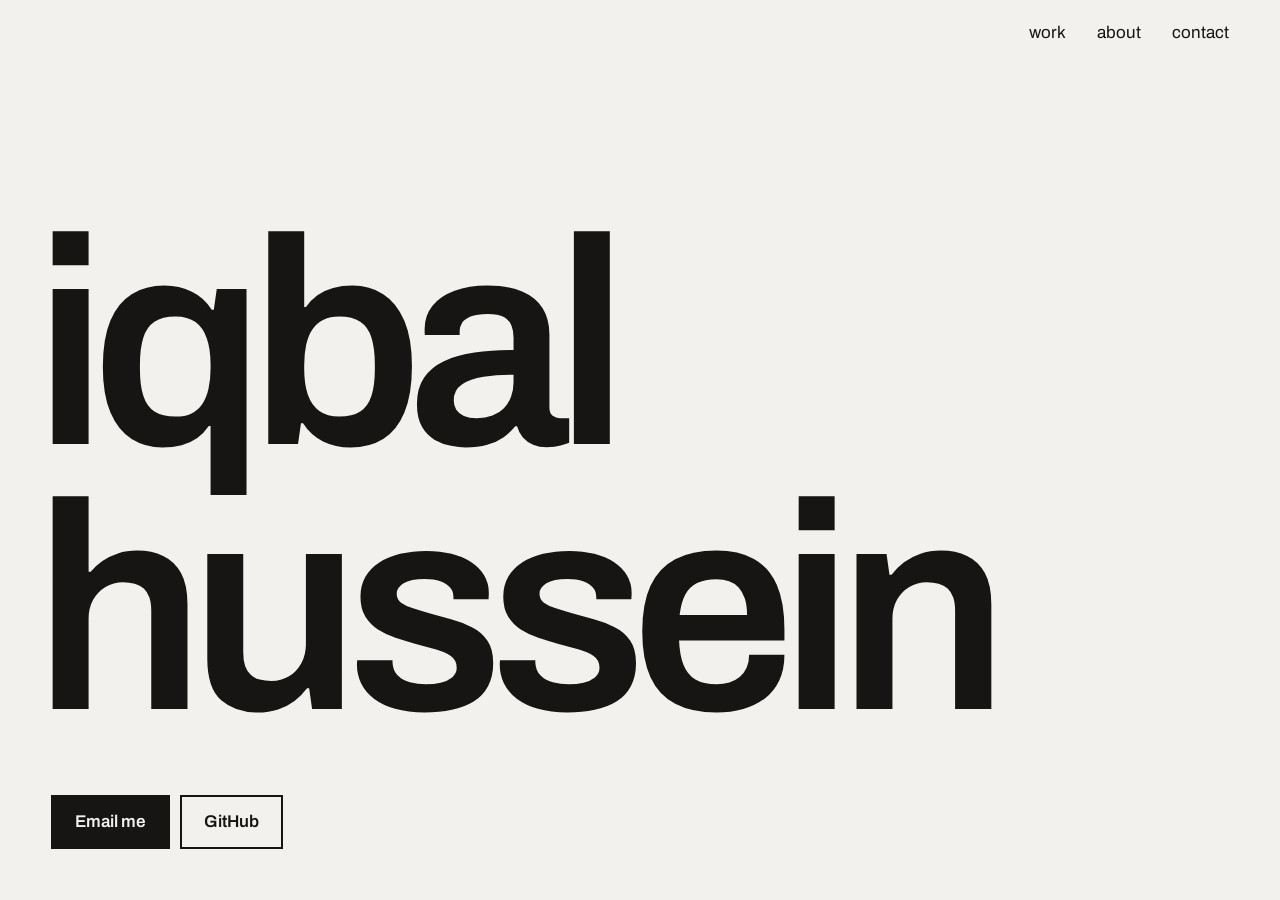
<file: index.html>
<!doctype html>
<html lang="en">
<head>
<meta charset="utf-8">
<meta name="viewport" content="width=device-width, initial-scale=1">
<title>Iqbal Hussein</title>
<meta name="description" content="Iqbal Hussein builds software. Selected projects, with live sites and source code.">
<link rel="icon" href="data:image/svg+xml,<svg xmlns='http://www.w3.org/2000/svg' viewBox='0 0 32 32'><rect width='32' height='32' fill='%239E1A1F'/><circle cx='16' cy='16' r='8' fill='none' stroke='white' stroke-width='3'/></svg>">
<link rel="preconnect" href="https://fonts.googleapis.com"><link rel="preconnect" href="https://fonts.gstatic.com" crossorigin><link href="https://fonts.googleapis.com/css2?family=Archivo:wght@400;600&display=swap" rel="stylesheet">
<link rel="stylesheet" href="styles.css">
</head>
<body class="is-home">
<header class="top">
  <span></span>
  <nav aria-label="Main"><a href="work.html">work</a><a href="about.html">about</a><a href="contact.html">contact</a></nav>
</header>

<main class="home">
  <h1 class="home-name">iqbal<br>hussein</h1>
  <div class="home-actions">
    <a class="btn btn-solid" href="mailto:iqbalabdishakur15@gmail.com">Email me</a>
    <a class="btn" href="https://github.com/IqbalHussein">GitHub</a>
  </div>
</main>

</body>
</html>
</file>
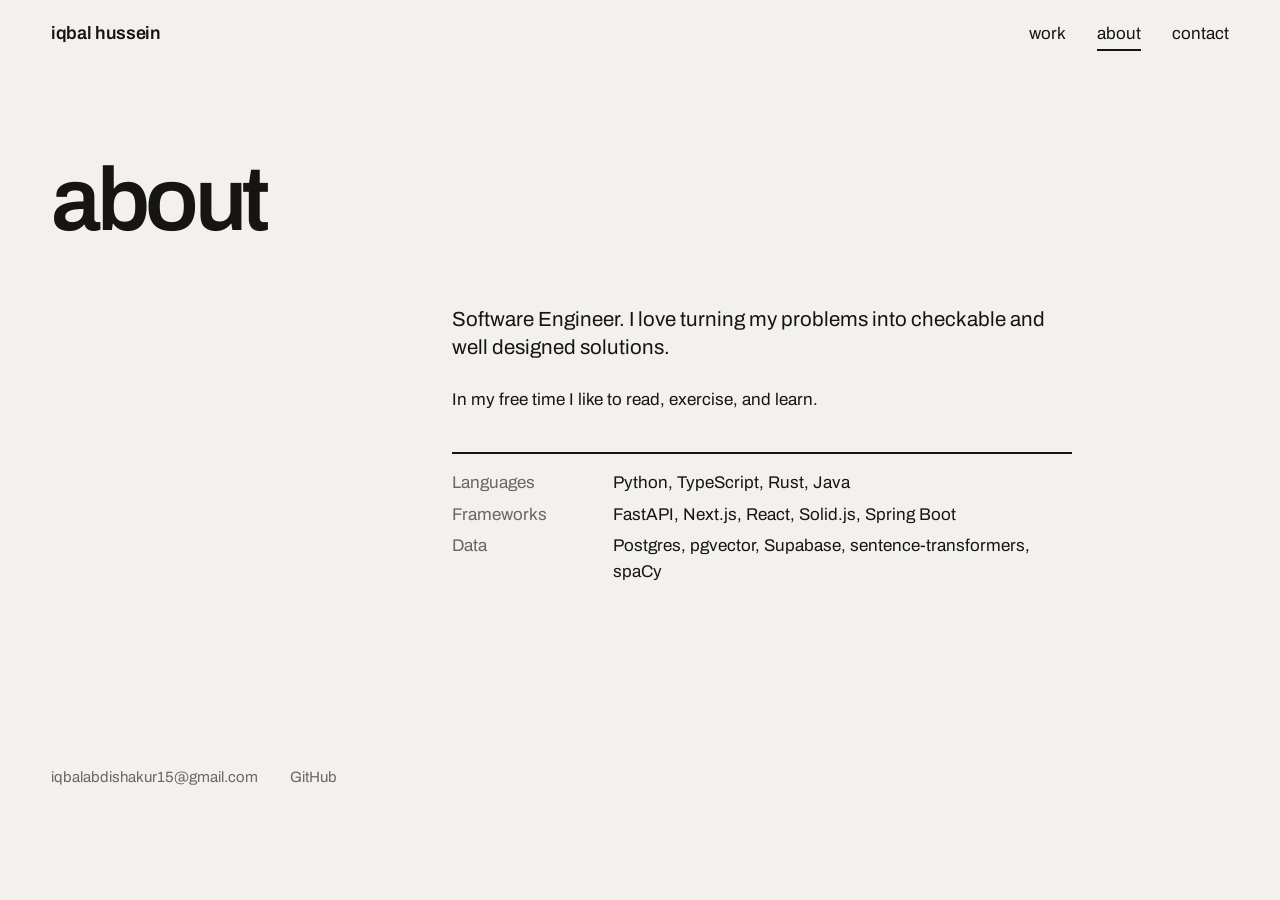
<file: about.html>
<!doctype html>
<html lang="en">
<head>
<meta charset="utf-8">
<meta name="viewport" content="width=device-width, initial-scale=1">
<title>About — Iqbal Hussein</title>
<meta name="description" content="Iqbal Hussein builds software. Selected projects, with live sites and source code.">
<link rel="icon" href="data:image/svg+xml,<svg xmlns='http://www.w3.org/2000/svg' viewBox='0 0 32 32'><rect width='32' height='32' fill='%239E1A1F'/><circle cx='16' cy='16' r='8' fill='none' stroke='white' stroke-width='3'/></svg>">
<link rel="preconnect" href="https://fonts.googleapis.com"><link rel="preconnect" href="https://fonts.gstatic.com" crossorigin><link href="https://fonts.googleapis.com/css2?family=Archivo:wght@400;600&display=swap" rel="stylesheet">
<link rel="stylesheet" href="styles.css">
</head>
<body>
<header class="top">
  <a class="wordmark" href="index.html">iqbal hussein</a>
  <nav aria-label="Main"><a href="work.html">work</a><a href="about.html" aria-current="page">about</a><a href="contact.html">contact</a></nav>
</header>

<main class="prose-page">
  <h1>about</h1>
  <div class="prose">
    <p class="lede">Software Engineer. I love turning my problems into checkable and well designed solutions.</p>
    <p>In my free time I like to read, exercise, and learn.</p>
    <dl class="facts">
      <dt>Languages</dt><dd>Python, TypeScript, Rust, Java</dd>
      <dt>Frameworks</dt><dd>FastAPI, Next.js, React, Solid.js, Spring Boot</dd>
      <dt>Data</dt><dd>Postgres, pgvector, Supabase, sentence-transformers, spaCy</dd>
    </dl>
  </div>
</main>
<footer class="foot">
  <a href="mailto:iqbalabdishakur15@gmail.com">iqbalabdishakur15@gmail.com</a>
  <a href="https://github.com/IqbalHussein">GitHub</a>
</footer>
</body>
</html>
</file>
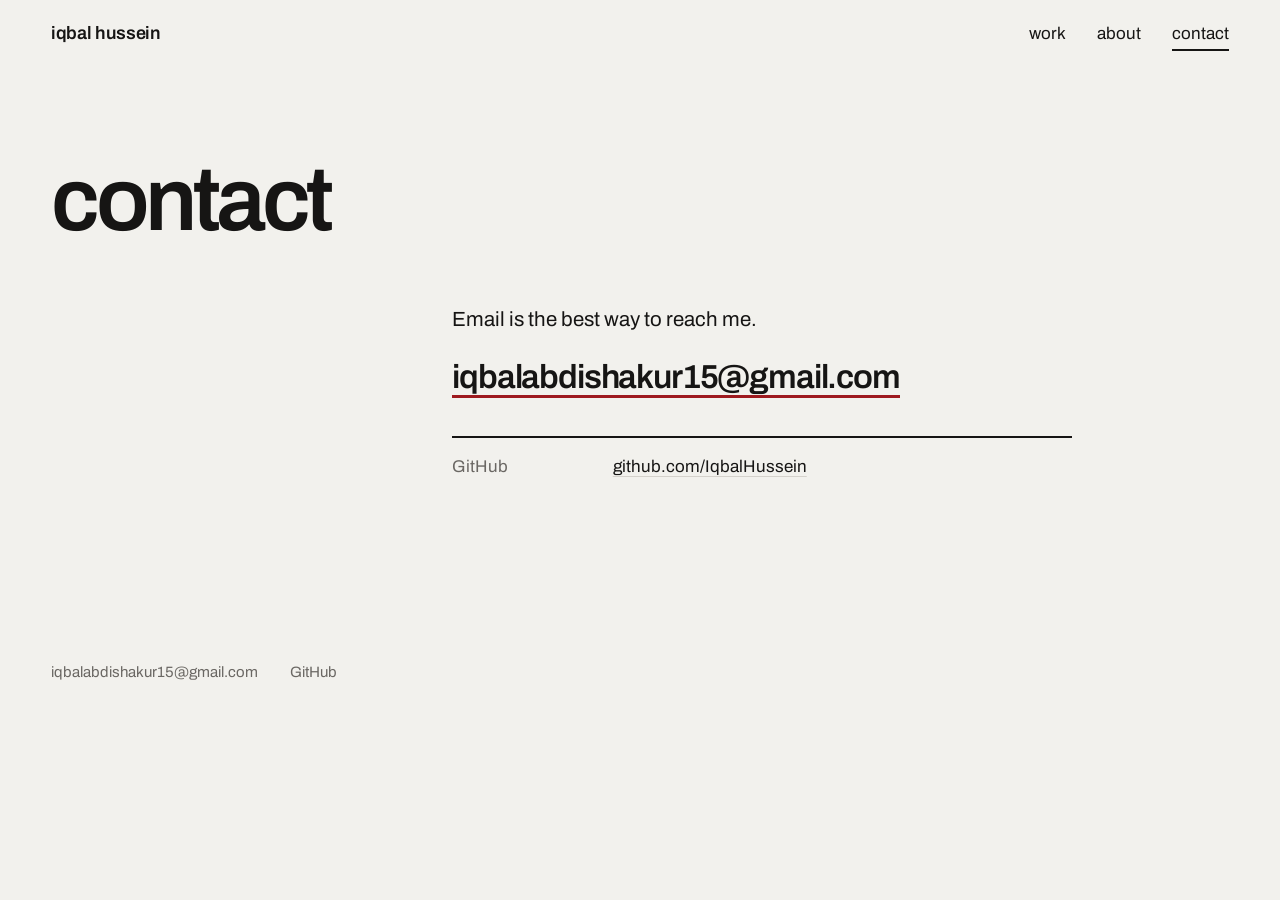
<file: contact.html>
<!doctype html>
<html lang="en">
<head>
<meta charset="utf-8">
<meta name="viewport" content="width=device-width, initial-scale=1">
<title>Contact — Iqbal Hussein</title>
<meta name="description" content="Iqbal Hussein builds software. Selected projects, with live sites and source code.">
<link rel="icon" href="data:image/svg+xml,<svg xmlns='http://www.w3.org/2000/svg' viewBox='0 0 32 32'><rect width='32' height='32' fill='%239E1A1F'/><circle cx='16' cy='16' r='8' fill='none' stroke='white' stroke-width='3'/></svg>">
<link rel="preconnect" href="https://fonts.googleapis.com"><link rel="preconnect" href="https://fonts.gstatic.com" crossorigin><link href="https://fonts.googleapis.com/css2?family=Archivo:wght@400;600&display=swap" rel="stylesheet">
<link rel="stylesheet" href="styles.css">
</head>
<body>
<header class="top">
  <a class="wordmark" href="index.html">iqbal hussein</a>
  <nav aria-label="Main"><a href="work.html">work</a><a href="about.html">about</a><a href="contact.html" aria-current="page">contact</a></nav>
</header>

<main class="prose-page">
  <h1>contact</h1>
  <div class="prose">
    <p class="lede">Email is the best way to reach me.</p>
    <p class="big-link"><a href="mailto:iqbalabdishakur15@gmail.com">iqbalabdishakur15<wbr>@gmail.com</a></p>
    <dl class="facts">
      <dt>GitHub</dt><dd><a href="https://github.com/IqbalHussein">github.com/IqbalHussein</a></dd>
    </dl>
  </div>
</main>
<footer class="foot">
  <a href="mailto:iqbalabdishakur15@gmail.com">iqbalabdishakur15@gmail.com</a>
  <a href="https://github.com/IqbalHussein">GitHub</a>
</footer>
</body>
</html>
</file>
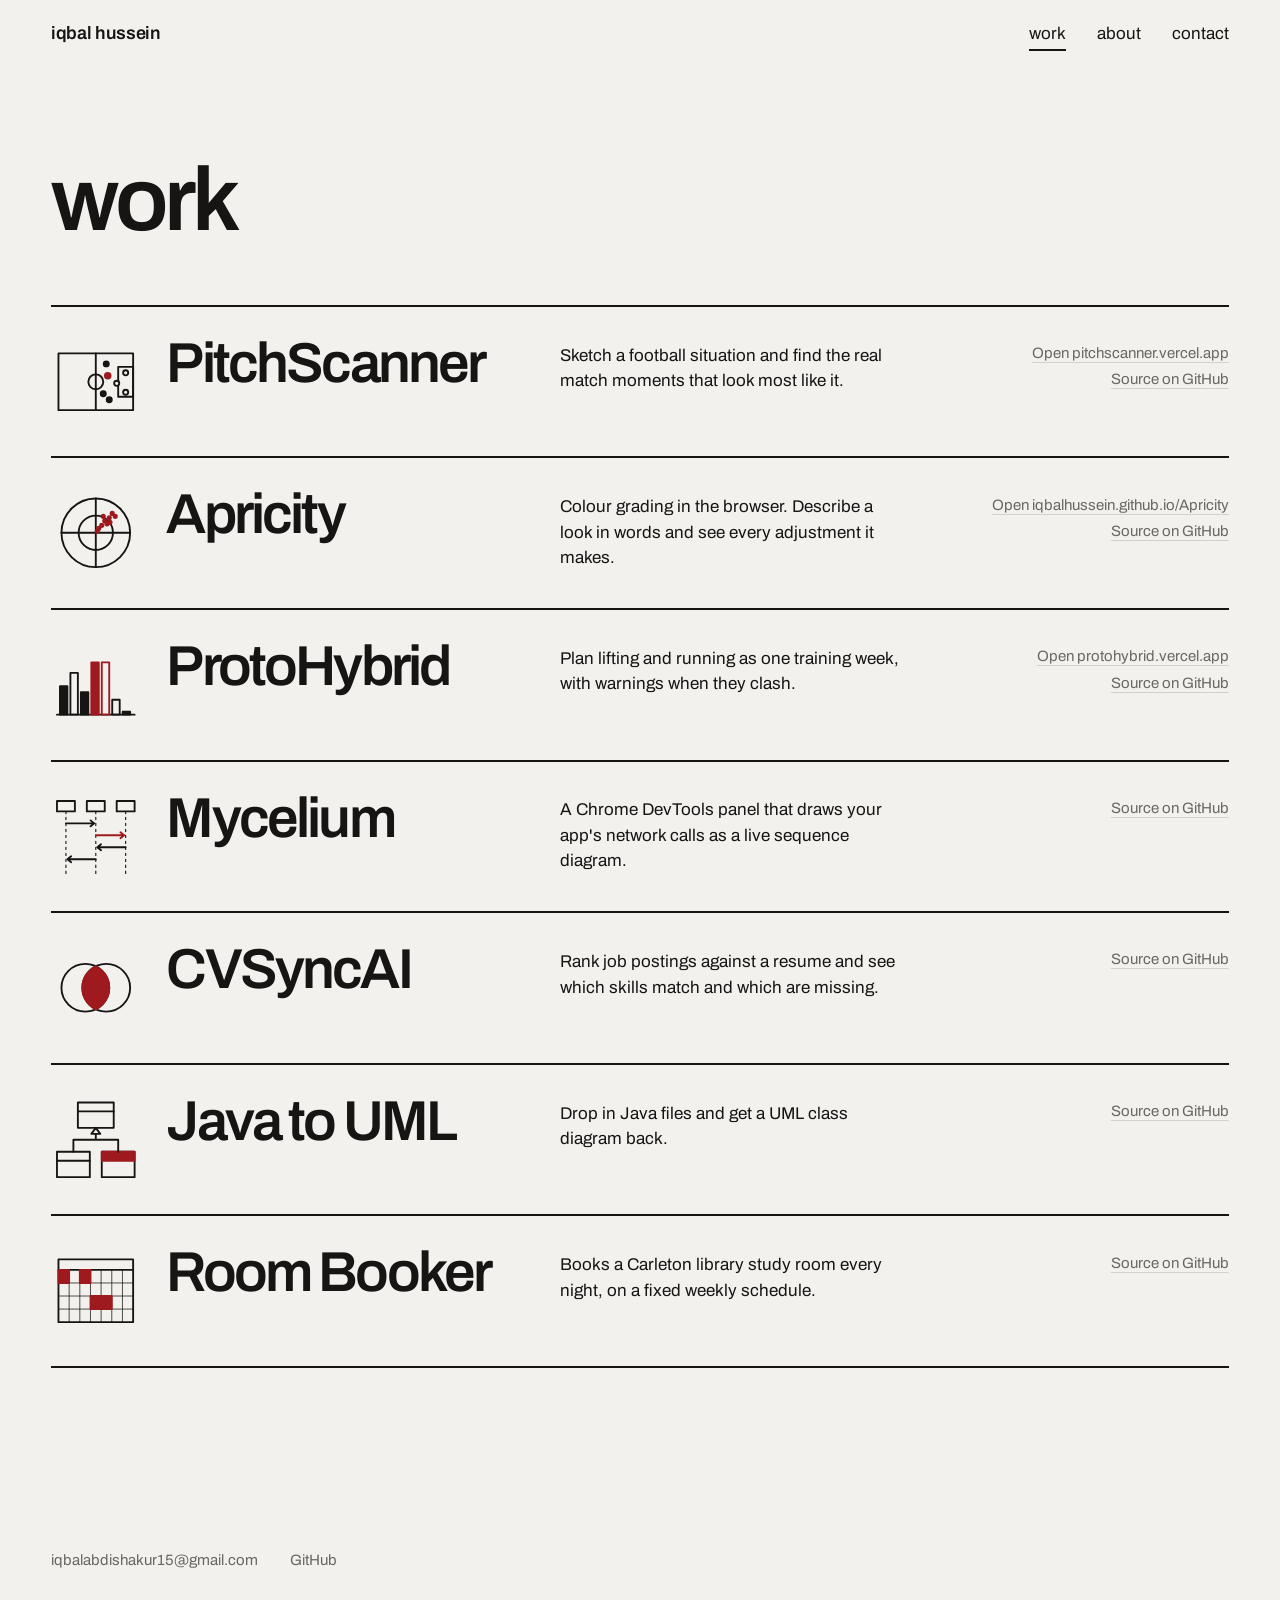
<file: work.html>
<!doctype html>
<html lang="en">
<head>
<meta charset="utf-8">
<meta name="viewport" content="width=device-width, initial-scale=1">
<title>Work — Iqbal Hussein</title>
<meta name="description" content="Iqbal Hussein builds software. Selected projects, with live sites and source code.">
<link rel="icon" href="data:image/svg+xml,<svg xmlns='http://www.w3.org/2000/svg' viewBox='0 0 32 32'><rect width='32' height='32' fill='%239E1A1F'/><circle cx='16' cy='16' r='8' fill='none' stroke='white' stroke-width='3'/></svg>">
<link rel="preconnect" href="https://fonts.googleapis.com"><link rel="preconnect" href="https://fonts.gstatic.com" crossorigin><link href="https://fonts.googleapis.com/css2?family=Archivo:wght@400;600&display=swap" rel="stylesheet">
<link rel="stylesheet" href="styles.css">
</head>
<body>
<header class="top">
  <a class="wordmark" href="index.html">iqbal hussein</a>
  <nav aria-label="Main"><a href="work.html" aria-current="page">work</a><a href="about.html">about</a><a href="contact.html">contact</a></nav>
</header>

<main class="work-page">
  <h1>work</h1>
  <ol class="index" aria-label="Projects">
    <li class="row">
      <a class="row-main" href="work/pitchscanner.html">
        <svg class="mark" viewBox="0 0 120 120" aria-hidden="true">
      <rect x="10" y="22" width="100" height="76"/>
      <line x1="60" y1="22" x2="60" y2="98"/>
      <circle cx="60" cy="60" r="10"/>
      <rect x="90" y="40" width="20" height="40"/>
      <circle class="dot" cx="74" cy="36" r="3.4"/>
      <circle class="dot" cx="70" cy="76" r="3.4"/>
      <circle class="dot" cx="78" cy="84" r="3.4"/>
      <circle class="hollow" cx="100" cy="48" r="3.4"/>
      <circle class="hollow" cx="88" cy="62" r="3.4"/>
      <circle class="hollow" cx="100" cy="74" r="3.4"/>
      <circle class="s fill" cx="76" cy="52" r="3.8"/></svg>
        <span class="row-title">PitchScanner</span>
        <span class="row-short">Sketch a football situation and find the real match moments that look most like it.</span>
      </a>
      <span class="row-links"><a class="ext" href="https://pitchscanner.vercel.app">Open pitchscanner.vercel.app</a><a class="ext" href="https://github.com/IqbalHussein/pitchscanner">Source on GitHub</a></span>
    </li>
    <li class="row">
      <a class="row-main" href="work/apricity.html">
        <svg class="mark" viewBox="0 0 120 120" aria-hidden="true">
      <circle cx="60" cy="60" r="46"/>
      <line x1="14" y1="60" x2="106" y2="60"/>
      <line x1="60" y1="14" x2="60" y2="106"/>
      <circle cx="60" cy="60" r="23"/>
      <g class="s fill">
        <circle cx="72" cy="44" r="2.2"/><circle cx="78" cy="40" r="2.2"/>
        <circle cx="68" cy="50" r="2.2"/><circle cx="82" cy="34" r="2.2"/>
        <circle cx="75" cy="48" r="2.2"/><circle cx="64" cy="54" r="2.2"/>
        <circle cx="86" cy="38" r="2.2"/><circle cx="70" cy="38" r="2.2"/>
        <circle cx="79" cy="46" r="2.2"/><circle cx="62" cy="58" r="2.2"/>
      </g></svg>
        <span class="row-title">Apricity</span>
        <span class="row-short">Colour grading in the browser. Describe a look in words and see every adjustment it makes.</span>
      </a>
      <span class="row-links"><a class="ext" href="https://iqbalhussein.github.io/Apricity/">Open iqbalhussein.github.io/Apricity</a><a class="ext" href="https://github.com/IqbalHussein/Apricity">Source on GitHub</a></span>
    </li>
    <li class="row">
      <a class="row-main" href="work/protohybrid.html">
        <svg class="mark" viewBox="0 0 120 120" aria-hidden="true">
      <line x1="8" y1="100" x2="112" y2="100"/>
      <rect x="12" y="62" width="10" height="38" class="fill"/>
      <rect x="26" y="44" width="10" height="56"/>
      <rect x="40" y="70" width="10" height="30" class="fill"/>
      <rect x="54" y="30" width="10" height="70" class="s fill"/>
      <rect x="68" y="30" width="10" height="70" class="s"/>
      <rect x="82" y="80" width="10" height="20"/>
      <rect x="96" y="96" width="10" height="4" class="fill"/></svg>
        <span class="row-title">ProtoHybrid</span>
        <span class="row-short">Plan lifting and running as one training week, with warnings when they clash.</span>
      </a>
      <span class="row-links"><a class="ext" href="https://protohybrid.vercel.app">Open protohybrid.vercel.app</a><a class="ext" href="https://github.com/IqbalHussein/protohybrid">Source on GitHub</a></span>
    </li>
    <li class="row">
      <a class="row-main" href="work/mycelium.html">
        <svg class="mark" viewBox="0 0 120 120" aria-hidden="true">
      <rect x="8" y="12" width="24" height="14"/>
      <rect x="48" y="12" width="24" height="14"/>
      <rect x="88" y="12" width="24" height="14"/>
      <line x1="20" y1="26" x2="20" y2="110" class="dash"/>
      <line x1="60" y1="26" x2="60" y2="110" class="dash"/>
      <line x1="100" y1="26" x2="100" y2="110" class="dash"/>
      <path d="M20 42 H58 M53 38 L58 42 L53 46"/>
      <path class="s" d="M60 58 H98 M93 54 L98 58 L93 62"/>
      <path d="M100 74 H62 M67 70 L62 74 L67 78"/>
      <path d="M60 90 H22 M27 86 L22 90 L27 94"/></svg>
        <span class="row-title">Mycelium</span>
        <span class="row-short">A Chrome DevTools panel that draws your app&#x27;s network calls as a live sequence diagram.</span>
      </a>
      <span class="row-links"><a class="ext" href="https://github.com/IqbalHussein/mycelium">Source on GitHub</a></span>
    </li>
    <li class="row">
      <a class="row-main" href="work/cvsyncai.html">
        <svg class="mark" viewBox="0 0 120 120" aria-hidden="true">
      <circle cx="46" cy="60" r="32"/>
      <circle cx="74" cy="60" r="32"/>
      <path class="s fill" d="M60 31.2 A32 32 0 0 1 60 88.8 A32 32 0 0 1 60 31.2 Z"/></svg>
        <span class="row-title">CVSyncAI</span>
        <span class="row-short">Rank job postings against a resume and see which skills match and which are missing.</span>
      </a>
      <span class="row-links"><a class="ext" href="https://github.com/IqbalHussein/cv-sync-ai">Source on GitHub</a></span>
    </li>
    <li class="row">
      <a class="row-main" href="work/java-to-uml.html">
        <svg class="mark" viewBox="0 0 120 120" aria-hidden="true">
      <rect x="36" y="10" width="48" height="34"/>
      <line x1="36" y1="22" x2="84" y2="22"/>
      <rect x="8" y="76" width="44" height="34"/>
      <line x1="8" y1="88" x2="52" y2="88"/>
      <rect x="68" y="76" width="44" height="34"/>
      <rect x="68" y="76" width="44" height="12" class="s fill"/>
      <path d="M30 76 V60 H90 V76 M60 60 V52"/>
      <path class="tri" d="M54 52 L60 44 L66 52 Z"/></svg>
        <span class="row-title">Java to UML</span>
        <span class="row-short">Drop in Java files and get a UML class diagram back.</span>
      </a>
      <span class="row-links"><a class="ext" href="https://github.com/IqbalHussein/UML-generator">Source on GitHub</a></span>
    </li>
    <li class="row">
      <a class="row-main" href="work/room-booker.html">
        <svg class="mark" viewBox="0 0 120 120" aria-hidden="true">
      <rect x="10" y="18" width="100" height="84"/>
      <line x1="10" y1="32" x2="110" y2="32"/>
      <g class="thin">
        <line x1="24.3" y1="32" x2="24.3" y2="102"/><line x1="38.6" y1="32" x2="38.6" y2="102"/>
        <line x1="52.9" y1="32" x2="52.9" y2="102"/><line x1="67.1" y1="32" x2="67.1" y2="102"/>
        <line x1="81.4" y1="32" x2="81.4" y2="102"/><line x1="95.7" y1="32" x2="95.7" y2="102"/>
        <line x1="10" y1="49.5" x2="110" y2="49.5"/><line x1="10" y1="67" x2="110" y2="67"/>
        <line x1="10" y1="84.5" x2="110" y2="84.5"/>
      </g>
      <rect class="s fill" x="10" y="32" width="14.3" height="17.5"/>
      <rect class="s fill" x="38.6" y="32" width="14.3" height="17.5"/>
      <rect class="s fill" x="52.9" y="67" width="14.3" height="17.5"/>
      <rect class="s fill" x="67.1" y="67" width="14.3" height="17.5"/></svg>
        <span class="row-title">Room Booker</span>
        <span class="row-short">Books a Carleton library study room every night, on a fixed weekly schedule.</span>
      </a>
      <span class="row-links"><a class="ext" href="https://github.com/IqbalHussein/room-booking-system">Source on GitHub</a></span>
    </li>
  </ol>
</main>
<footer class="foot">
  <a href="mailto:iqbalabdishakur15@gmail.com">iqbalabdishakur15@gmail.com</a>
  <a href="https://github.com/IqbalHussein">GitHub</a>
</footer>
</body>
</html>
</file>
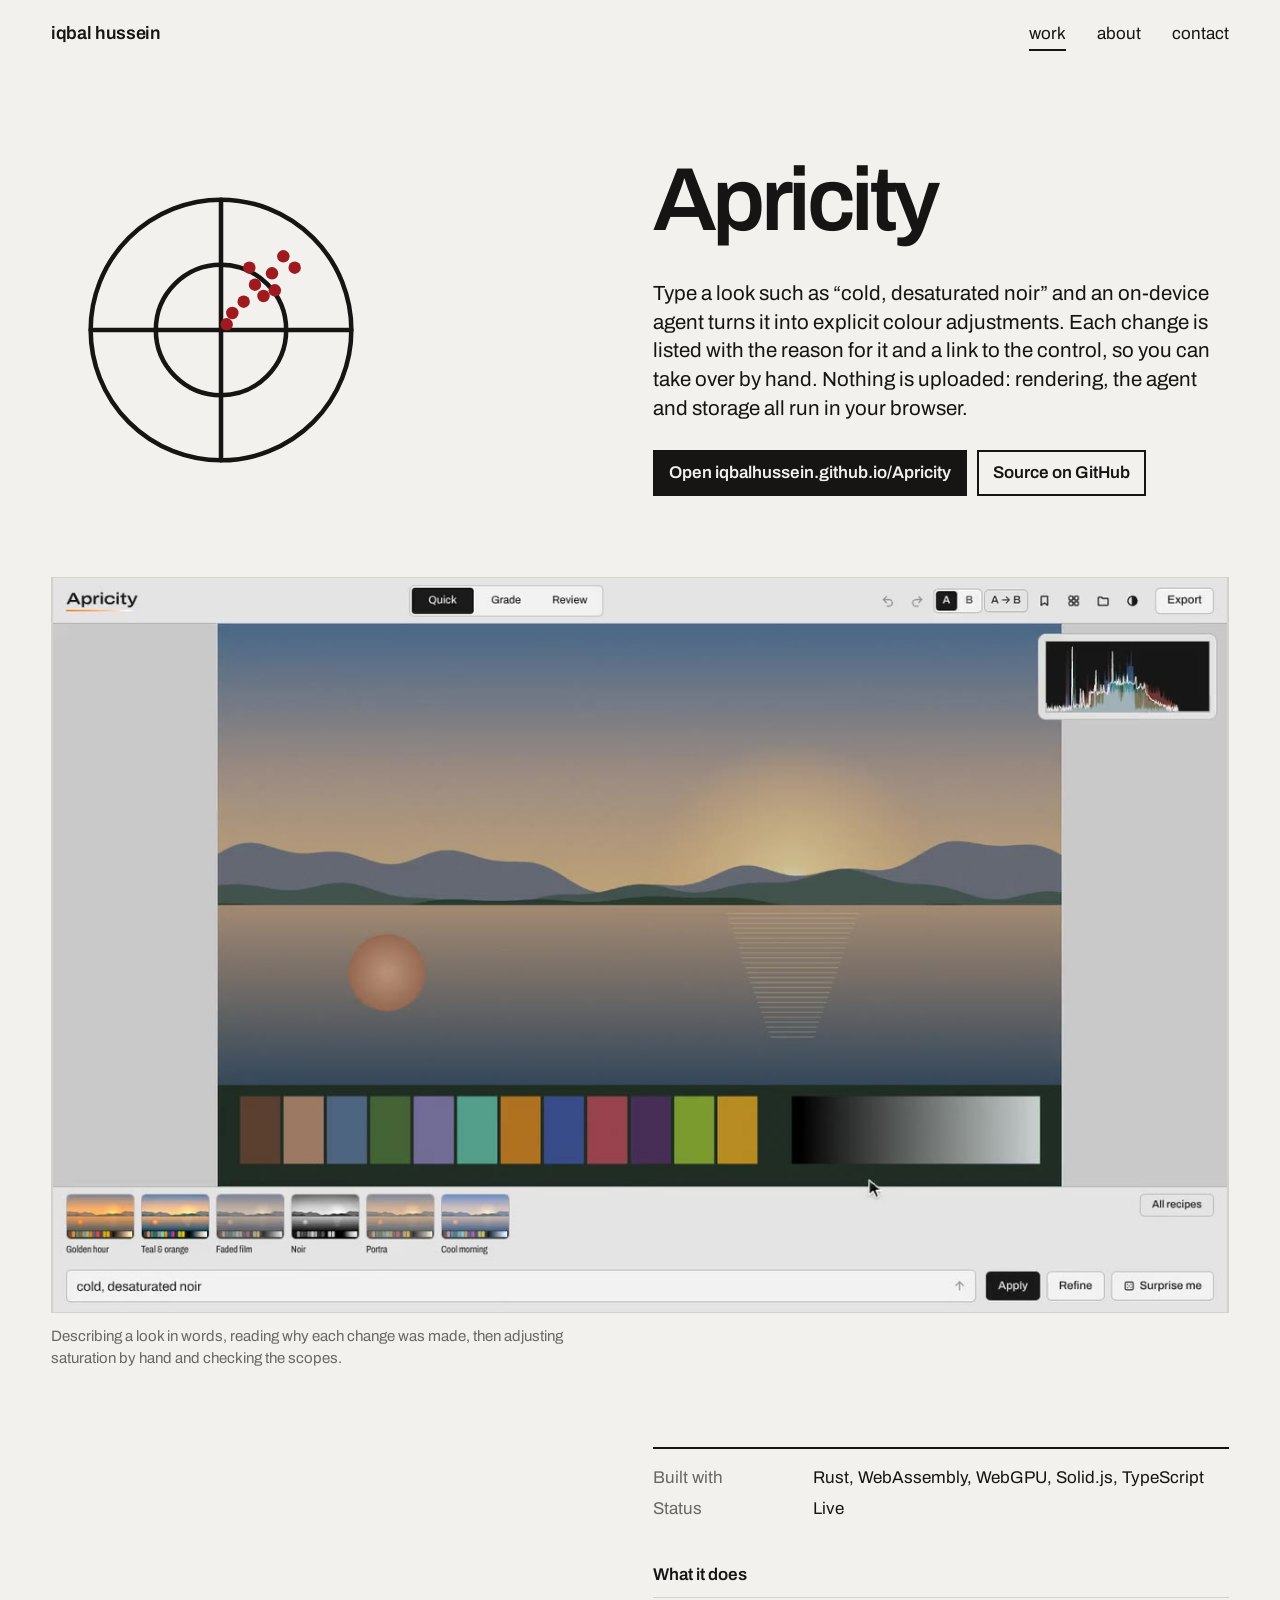
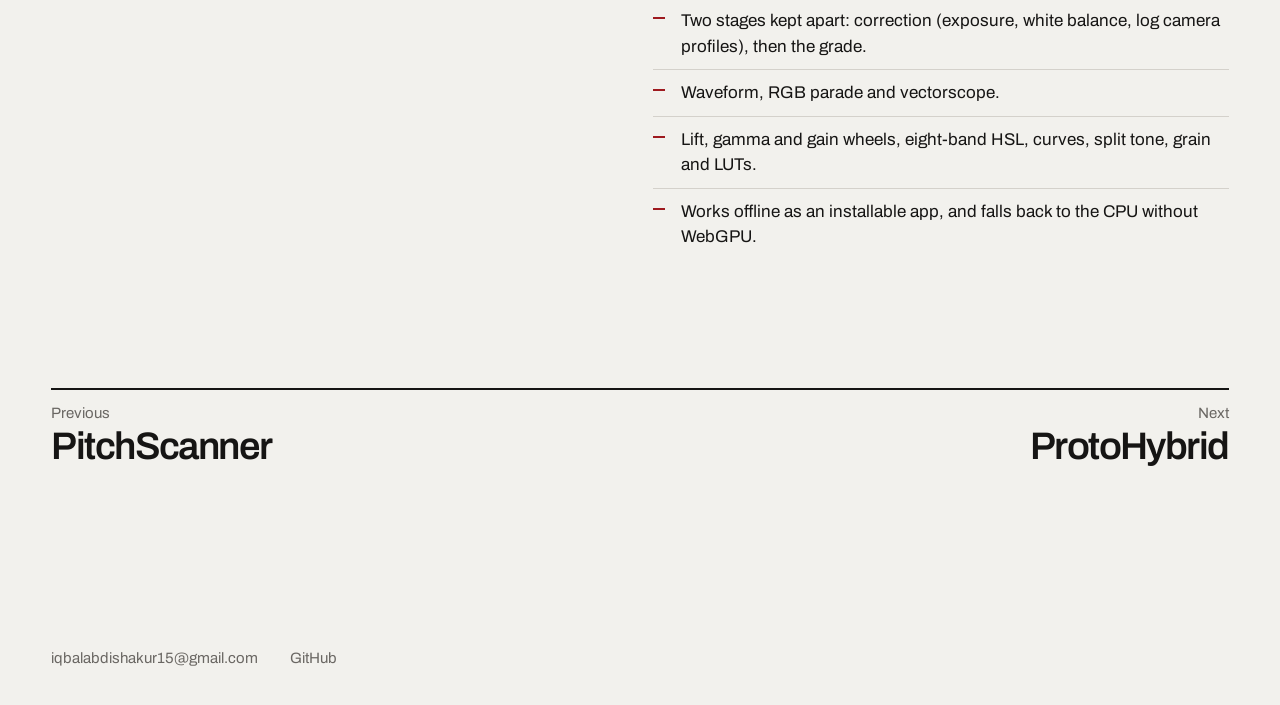
<file: work/apricity.html>
<!doctype html>
<html lang="en">
<head>
<meta charset="utf-8">
<meta name="viewport" content="width=device-width, initial-scale=1">
<title>Apricity — Iqbal Hussein</title>
<meta name="description" content="Colour grading in the browser. Describe a look in words and see every adjustment it makes.">
<link rel="icon" href="data:image/svg+xml,<svg xmlns='http://www.w3.org/2000/svg' viewBox='0 0 32 32'><rect width='32' height='32' fill='%239E1A1F'/><circle cx='16' cy='16' r='8' fill='none' stroke='white' stroke-width='3'/></svg>">
<link rel="preconnect" href="https://fonts.googleapis.com"><link rel="preconnect" href="https://fonts.gstatic.com" crossorigin><link href="https://fonts.googleapis.com/css2?family=Archivo:wght@400;600&display=swap" rel="stylesheet">
<link rel="stylesheet" href="../styles.css">
</head>
<body>
<header class="top">
  <a class="wordmark" href="../index.html">iqbal hussein</a>
  <nav aria-label="Main"><a href="../work.html" aria-current="page">work</a><a href="../about.html">about</a><a href="../contact.html">contact</a></nav>
</header>

<main class="project">
  <div class="project-figure"><svg class="mark mark-large" viewBox="0 0 120 120" role="img" aria-label="Apricity pictogram">
      <circle cx="60" cy="60" r="46"/>
      <line x1="14" y1="60" x2="106" y2="60"/>
      <line x1="60" y1="14" x2="60" y2="106"/>
      <circle cx="60" cy="60" r="23"/>
      <g class="s fill">
        <circle cx="72" cy="44" r="2.2"/><circle cx="78" cy="40" r="2.2"/>
        <circle cx="68" cy="50" r="2.2"/><circle cx="82" cy="34" r="2.2"/>
        <circle cx="75" cy="48" r="2.2"/><circle cx="64" cy="54" r="2.2"/>
        <circle cx="86" cy="38" r="2.2"/><circle cx="70" cy="38" r="2.2"/>
        <circle cx="79" cy="46" r="2.2"/><circle cx="62" cy="58" r="2.2"/>
      </g></svg></div>
  <header class="project-head">
    <h1>Apricity</h1>
    <p class="lede">Type a look such as “cold, desaturated noir” and an on-device agent turns it into explicit colour adjustments. Each change is listed with the reason for it and a link to the control, so you can take over by hand. Nothing is uploaded: rendering, the agent and storage all run in your browser.</p>
    <div class="actions"><a class="ext" href="https://iqbalhussein.github.io/Apricity/">Open iqbalhussein.github.io/Apricity</a><a class="ext" href="https://github.com/IqbalHussein/Apricity">Source on GitHub</a></div>
  </header>
  <figure class="demo">
    <video src="../media/apricity.mp4" poster="../media/apricity.jpg" autoplay muted loop playsinline
      preload="metadata" aria-label="Demo of Apricity: Describing a look in words, reading why each change was made, then adjusting saturation by hand and checking the scopes."></video>
    <figcaption>Describing a look in words, reading why each change was made, then adjusting saturation by hand and checking the scopes.</figcaption>
  </figure>
  <section class="project-body">
    <dl class="facts">
      <dt>Built with</dt><dd>Rust, WebAssembly, WebGPU, Solid.js, TypeScript</dd>
      <dt>Status</dt><dd>Live</dd>
    </dl>
    <h2>What it does</h2>
    <ul class="points"><li>Two stages kept apart: correction (exposure, white balance, log camera profiles), then the grade.</li><li>Waveform, RGB parade and vectorscope.</li><li>Lift, gamma and gain wheels, eight-band HSL, curves, split tone, grain and LUTs.</li><li>Works offline as an installable app, and falls back to the CPU without WebGPU.</li></ul>
  </section>
  <nav class="pager" aria-label="More projects">
    <a href="pitchscanner.html"><span>Previous</span>PitchScanner</a>
    <a href="protohybrid.html"><span>Next</span>ProtoHybrid</a>
  </nav>
</main>
<script>
  // Videos play on their own unless the visitor prefers reduced motion; a click pauses or resumes.
  document.querySelectorAll('.demo video').forEach(function (v) {
    if (matchMedia('(prefers-reduced-motion: reduce)').matches) { v.removeAttribute('autoplay'); v.pause(); v.controls = true; return; }
    v.addEventListener('click', function () { v.paused ? v.play() : v.pause(); });
  });
</script>
<footer class="foot">
  <a href="mailto:iqbalabdishakur15@gmail.com">iqbalabdishakur15@gmail.com</a>
  <a href="https://github.com/IqbalHussein">GitHub</a>
</footer>
</body>
</html>
</file>
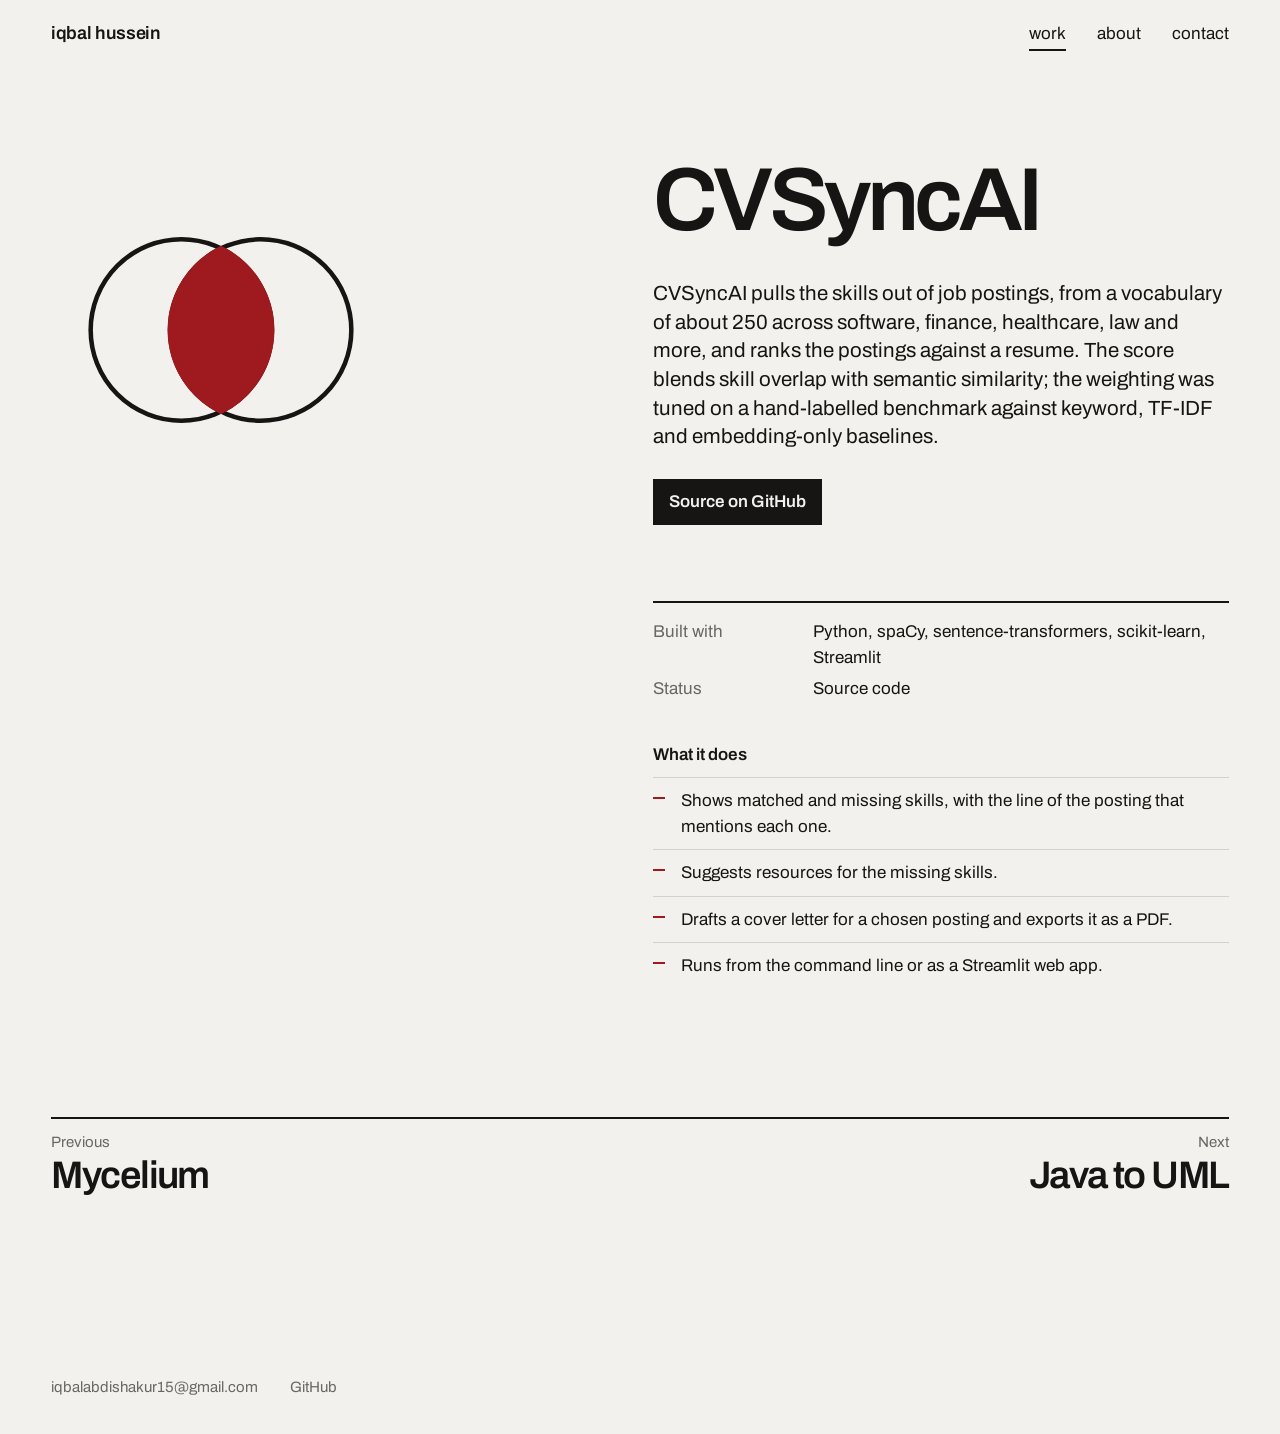
<file: work/cvsyncai.html>
<!doctype html>
<html lang="en">
<head>
<meta charset="utf-8">
<meta name="viewport" content="width=device-width, initial-scale=1">
<title>CVSyncAI — Iqbal Hussein</title>
<meta name="description" content="Rank job postings against a resume and see which skills match and which are missing.">
<link rel="icon" href="data:image/svg+xml,<svg xmlns='http://www.w3.org/2000/svg' viewBox='0 0 32 32'><rect width='32' height='32' fill='%239E1A1F'/><circle cx='16' cy='16' r='8' fill='none' stroke='white' stroke-width='3'/></svg>">
<link rel="preconnect" href="https://fonts.googleapis.com"><link rel="preconnect" href="https://fonts.gstatic.com" crossorigin><link href="https://fonts.googleapis.com/css2?family=Archivo:wght@400;600&display=swap" rel="stylesheet">
<link rel="stylesheet" href="../styles.css">
</head>
<body>
<header class="top">
  <a class="wordmark" href="../index.html">iqbal hussein</a>
  <nav aria-label="Main"><a href="../work.html" aria-current="page">work</a><a href="../about.html">about</a><a href="../contact.html">contact</a></nav>
</header>

<main class="project">
  <div class="project-figure"><svg class="mark mark-large" viewBox="0 0 120 120" role="img" aria-label="CVSyncAI pictogram">
      <circle cx="46" cy="60" r="32"/>
      <circle cx="74" cy="60" r="32"/>
      <path class="s fill" d="M60 31.2 A32 32 0 0 1 60 88.8 A32 32 0 0 1 60 31.2 Z"/></svg></div>
  <header class="project-head">
    <h1>CVSyncAI</h1>
    <p class="lede">CVSyncAI pulls the skills out of job postings, from a vocabulary of about 250 across software, finance, healthcare, law and more, and ranks the postings against a resume. The score blends skill overlap with semantic similarity; the weighting was tuned on a hand-labelled benchmark against keyword, TF-IDF and embedding-only baselines.</p>
    <div class="actions"><a class="ext" href="https://github.com/IqbalHussein/cv-sync-ai">Source on GitHub</a></div>
  </header>
  <section class="project-body">
    <dl class="facts">
      <dt>Built with</dt><dd>Python, spaCy, sentence-transformers, scikit-learn, Streamlit</dd>
      <dt>Status</dt><dd>Source code</dd>
    </dl>
    <h2>What it does</h2>
    <ul class="points"><li>Shows matched and missing skills, with the line of the posting that mentions each one.</li><li>Suggests resources for the missing skills.</li><li>Drafts a cover letter for a chosen posting and exports it as a PDF.</li><li>Runs from the command line or as a Streamlit web app.</li></ul>
  </section>
  <nav class="pager" aria-label="More projects">
    <a href="mycelium.html"><span>Previous</span>Mycelium</a>
    <a href="java-to-uml.html"><span>Next</span>Java to UML</a>
  </nav>
</main>
<script>
  // Videos play on their own unless the visitor prefers reduced motion; a click pauses or resumes.
  document.querySelectorAll('.demo video').forEach(function (v) {
    if (matchMedia('(prefers-reduced-motion: reduce)').matches) { v.removeAttribute('autoplay'); v.pause(); v.controls = true; return; }
    v.addEventListener('click', function () { v.paused ? v.play() : v.pause(); });
  });
</script>
<footer class="foot">
  <a href="mailto:iqbalabdishakur15@gmail.com">iqbalabdishakur15@gmail.com</a>
  <a href="https://github.com/IqbalHussein">GitHub</a>
</footer>
</body>
</html>
</file>
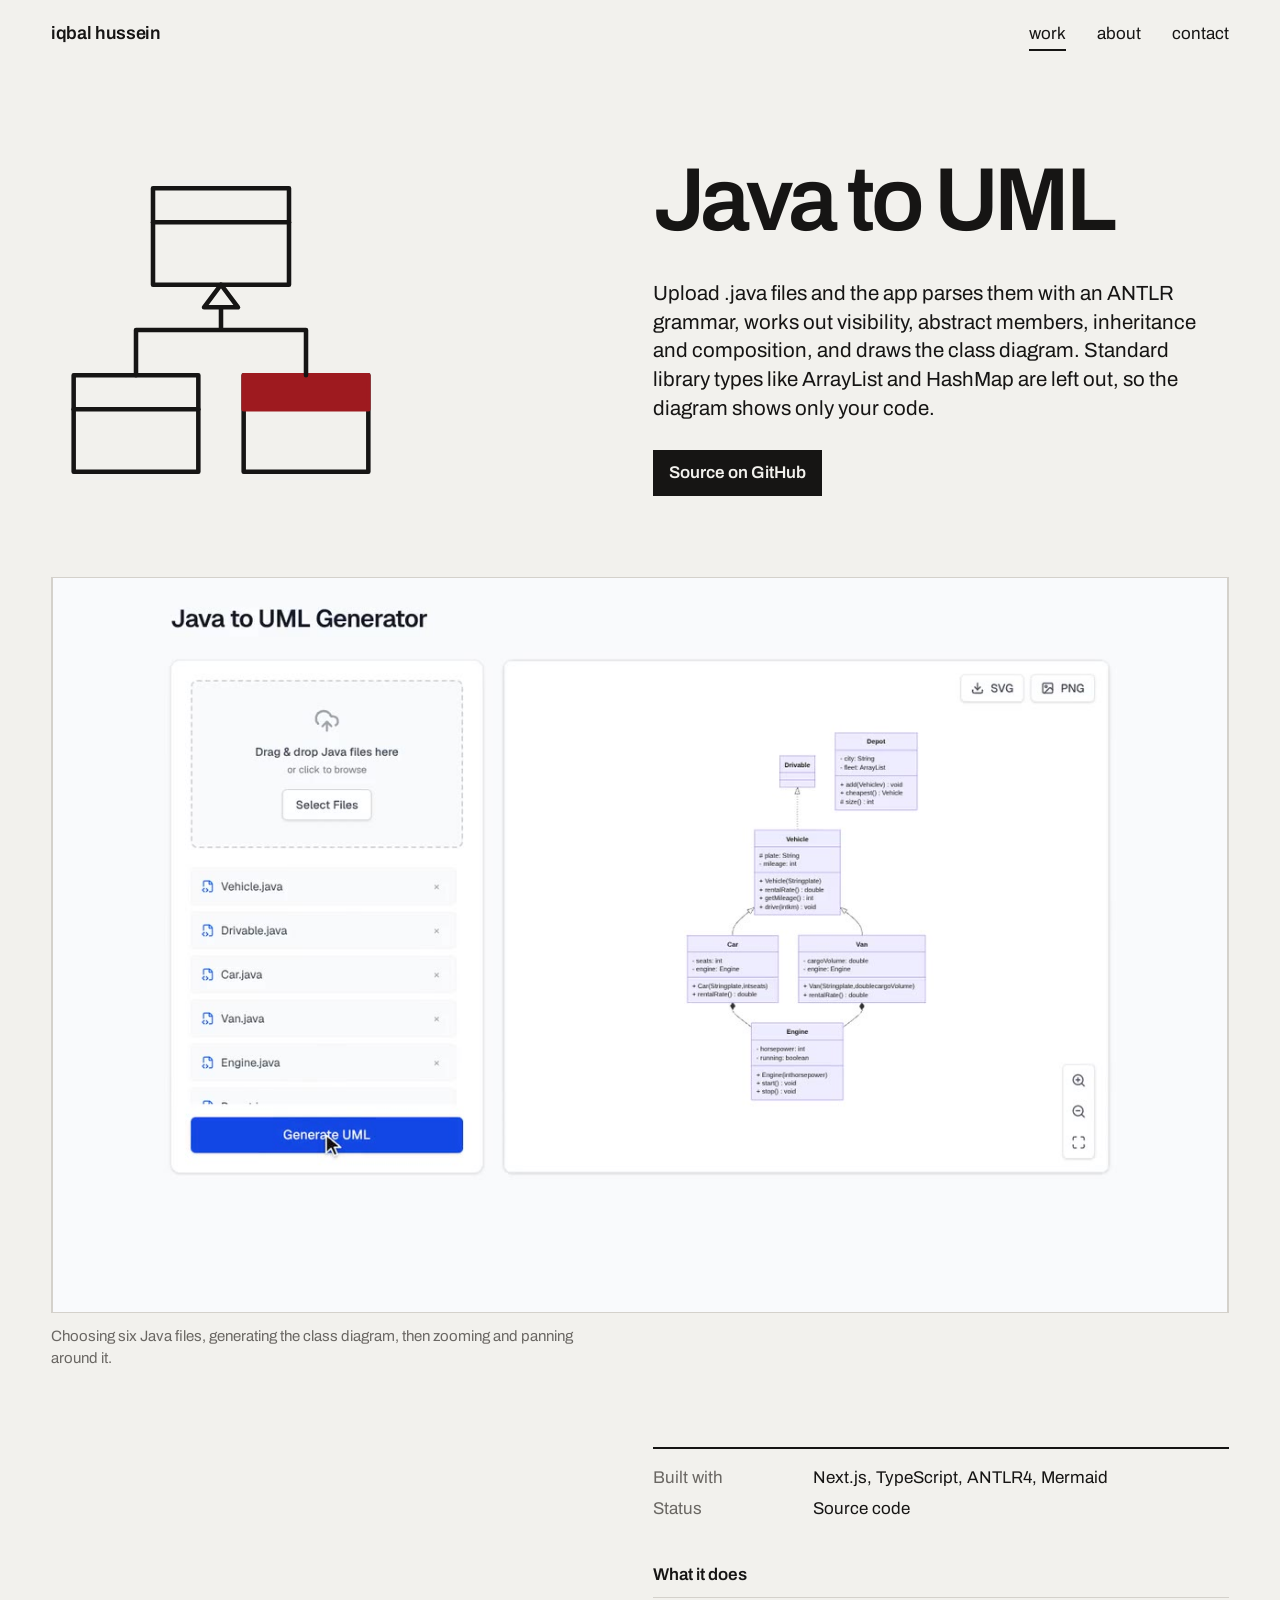
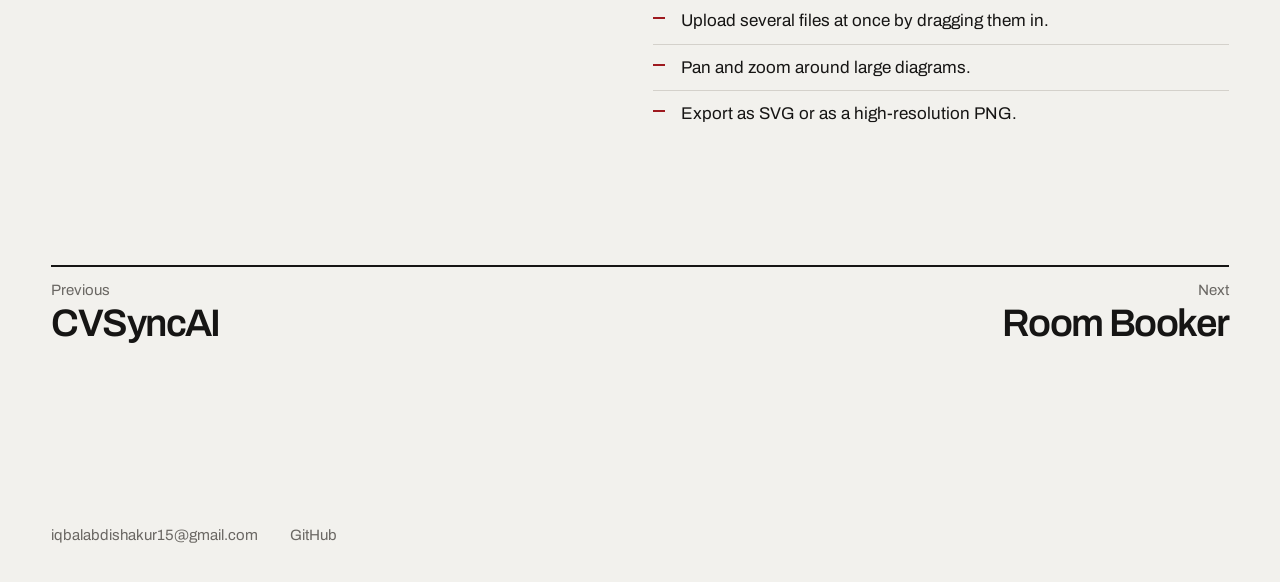
<file: work/java-to-uml.html>
<!doctype html>
<html lang="en">
<head>
<meta charset="utf-8">
<meta name="viewport" content="width=device-width, initial-scale=1">
<title>Java to UML — Iqbal Hussein</title>
<meta name="description" content="Drop in Java files and get a UML class diagram back.">
<link rel="icon" href="data:image/svg+xml,<svg xmlns='http://www.w3.org/2000/svg' viewBox='0 0 32 32'><rect width='32' height='32' fill='%239E1A1F'/><circle cx='16' cy='16' r='8' fill='none' stroke='white' stroke-width='3'/></svg>">
<link rel="preconnect" href="https://fonts.googleapis.com"><link rel="preconnect" href="https://fonts.gstatic.com" crossorigin><link href="https://fonts.googleapis.com/css2?family=Archivo:wght@400;600&display=swap" rel="stylesheet">
<link rel="stylesheet" href="../styles.css">
</head>
<body>
<header class="top">
  <a class="wordmark" href="../index.html">iqbal hussein</a>
  <nav aria-label="Main"><a href="../work.html" aria-current="page">work</a><a href="../about.html">about</a><a href="../contact.html">contact</a></nav>
</header>

<main class="project">
  <div class="project-figure"><svg class="mark mark-large" viewBox="0 0 120 120" role="img" aria-label="Java to UML pictogram">
      <rect x="36" y="10" width="48" height="34"/>
      <line x1="36" y1="22" x2="84" y2="22"/>
      <rect x="8" y="76" width="44" height="34"/>
      <line x1="8" y1="88" x2="52" y2="88"/>
      <rect x="68" y="76" width="44" height="34"/>
      <rect x="68" y="76" width="44" height="12" class="s fill"/>
      <path d="M30 76 V60 H90 V76 M60 60 V52"/>
      <path class="tri" d="M54 52 L60 44 L66 52 Z"/></svg></div>
  <header class="project-head">
    <h1>Java to UML</h1>
    <p class="lede">Upload .java files and the app parses them with an ANTLR grammar, works out visibility, abstract members, inheritance and composition, and draws the class diagram. Standard library types like ArrayList and HashMap are left out, so the diagram shows only your code.</p>
    <div class="actions"><a class="ext" href="https://github.com/IqbalHussein/UML-generator">Source on GitHub</a></div>
  </header>
  <figure class="demo">
    <video src="../media/java-to-uml.mp4" poster="../media/java-to-uml.jpg" autoplay muted loop playsinline
      preload="metadata" aria-label="Demo of Java to UML: Choosing six Java files, generating the class diagram, then zooming and panning around it."></video>
    <figcaption>Choosing six Java files, generating the class diagram, then zooming and panning around it.</figcaption>
  </figure>
  <section class="project-body">
    <dl class="facts">
      <dt>Built with</dt><dd>Next.js, TypeScript, ANTLR4, Mermaid</dd>
      <dt>Status</dt><dd>Source code</dd>
    </dl>
    <h2>What it does</h2>
    <ul class="points"><li>Upload several files at once by dragging them in.</li><li>Pan and zoom around large diagrams.</li><li>Export as SVG or as a high-resolution PNG.</li></ul>
  </section>
  <nav class="pager" aria-label="More projects">
    <a href="cvsyncai.html"><span>Previous</span>CVSyncAI</a>
    <a href="room-booker.html"><span>Next</span>Room Booker</a>
  </nav>
</main>
<script>
  // Videos play on their own unless the visitor prefers reduced motion; a click pauses or resumes.
  document.querySelectorAll('.demo video').forEach(function (v) {
    if (matchMedia('(prefers-reduced-motion: reduce)').matches) { v.removeAttribute('autoplay'); v.pause(); v.controls = true; return; }
    v.addEventListener('click', function () { v.paused ? v.play() : v.pause(); });
  });
</script>
<footer class="foot">
  <a href="mailto:iqbalabdishakur15@gmail.com">iqbalabdishakur15@gmail.com</a>
  <a href="https://github.com/IqbalHussein">GitHub</a>
</footer>
</body>
</html>
</file>
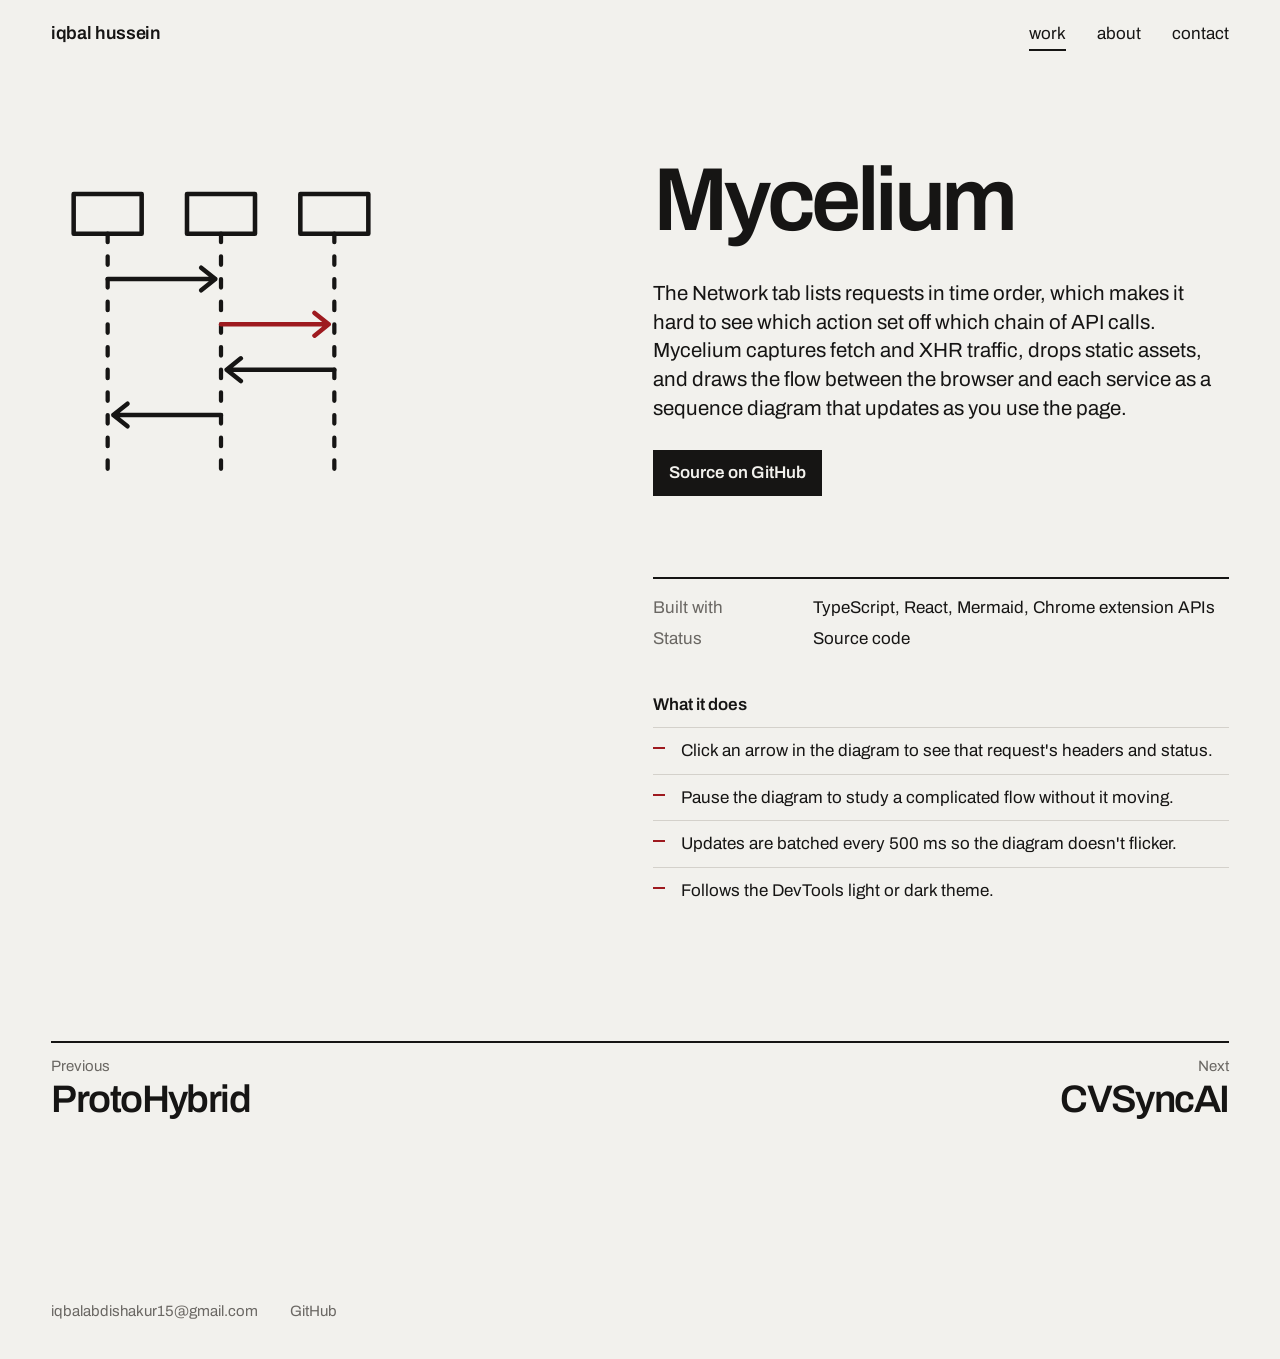
<file: work/mycelium.html>
<!doctype html>
<html lang="en">
<head>
<meta charset="utf-8">
<meta name="viewport" content="width=device-width, initial-scale=1">
<title>Mycelium — Iqbal Hussein</title>
<meta name="description" content="A Chrome DevTools panel that draws your app&#x27;s network calls as a live sequence diagram.">
<link rel="icon" href="data:image/svg+xml,<svg xmlns='http://www.w3.org/2000/svg' viewBox='0 0 32 32'><rect width='32' height='32' fill='%239E1A1F'/><circle cx='16' cy='16' r='8' fill='none' stroke='white' stroke-width='3'/></svg>">
<link rel="preconnect" href="https://fonts.googleapis.com"><link rel="preconnect" href="https://fonts.gstatic.com" crossorigin><link href="https://fonts.googleapis.com/css2?family=Archivo:wght@400;600&display=swap" rel="stylesheet">
<link rel="stylesheet" href="../styles.css">
</head>
<body>
<header class="top">
  <a class="wordmark" href="../index.html">iqbal hussein</a>
  <nav aria-label="Main"><a href="../work.html" aria-current="page">work</a><a href="../about.html">about</a><a href="../contact.html">contact</a></nav>
</header>

<main class="project">
  <div class="project-figure"><svg class="mark mark-large" viewBox="0 0 120 120" role="img" aria-label="Mycelium pictogram">
      <rect x="8" y="12" width="24" height="14"/>
      <rect x="48" y="12" width="24" height="14"/>
      <rect x="88" y="12" width="24" height="14"/>
      <line x1="20" y1="26" x2="20" y2="110" class="dash"/>
      <line x1="60" y1="26" x2="60" y2="110" class="dash"/>
      <line x1="100" y1="26" x2="100" y2="110" class="dash"/>
      <path d="M20 42 H58 M53 38 L58 42 L53 46"/>
      <path class="s" d="M60 58 H98 M93 54 L98 58 L93 62"/>
      <path d="M100 74 H62 M67 70 L62 74 L67 78"/>
      <path d="M60 90 H22 M27 86 L22 90 L27 94"/></svg></div>
  <header class="project-head">
    <h1>Mycelium</h1>
    <p class="lede">The Network tab lists requests in time order, which makes it hard to see which action set off which chain of API calls. Mycelium captures fetch and XHR traffic, drops static assets, and draws the flow between the browser and each service as a sequence diagram that updates as you use the page.</p>
    <div class="actions"><a class="ext" href="https://github.com/IqbalHussein/mycelium">Source on GitHub</a></div>
  </header>
  <section class="project-body">
    <dl class="facts">
      <dt>Built with</dt><dd>TypeScript, React, Mermaid, Chrome extension APIs</dd>
      <dt>Status</dt><dd>Source code</dd>
    </dl>
    <h2>What it does</h2>
    <ul class="points"><li>Click an arrow in the diagram to see that request&#x27;s headers and status.</li><li>Pause the diagram to study a complicated flow without it moving.</li><li>Updates are batched every 500 ms so the diagram doesn&#x27;t flicker.</li><li>Follows the DevTools light or dark theme.</li></ul>
  </section>
  <nav class="pager" aria-label="More projects">
    <a href="protohybrid.html"><span>Previous</span>ProtoHybrid</a>
    <a href="cvsyncai.html"><span>Next</span>CVSyncAI</a>
  </nav>
</main>
<script>
  // Videos play on their own unless the visitor prefers reduced motion; a click pauses or resumes.
  document.querySelectorAll('.demo video').forEach(function (v) {
    if (matchMedia('(prefers-reduced-motion: reduce)').matches) { v.removeAttribute('autoplay'); v.pause(); v.controls = true; return; }
    v.addEventListener('click', function () { v.paused ? v.play() : v.pause(); });
  });
</script>
<footer class="foot">
  <a href="mailto:iqbalabdishakur15@gmail.com">iqbalabdishakur15@gmail.com</a>
  <a href="https://github.com/IqbalHussein">GitHub</a>
</footer>
</body>
</html>
</file>
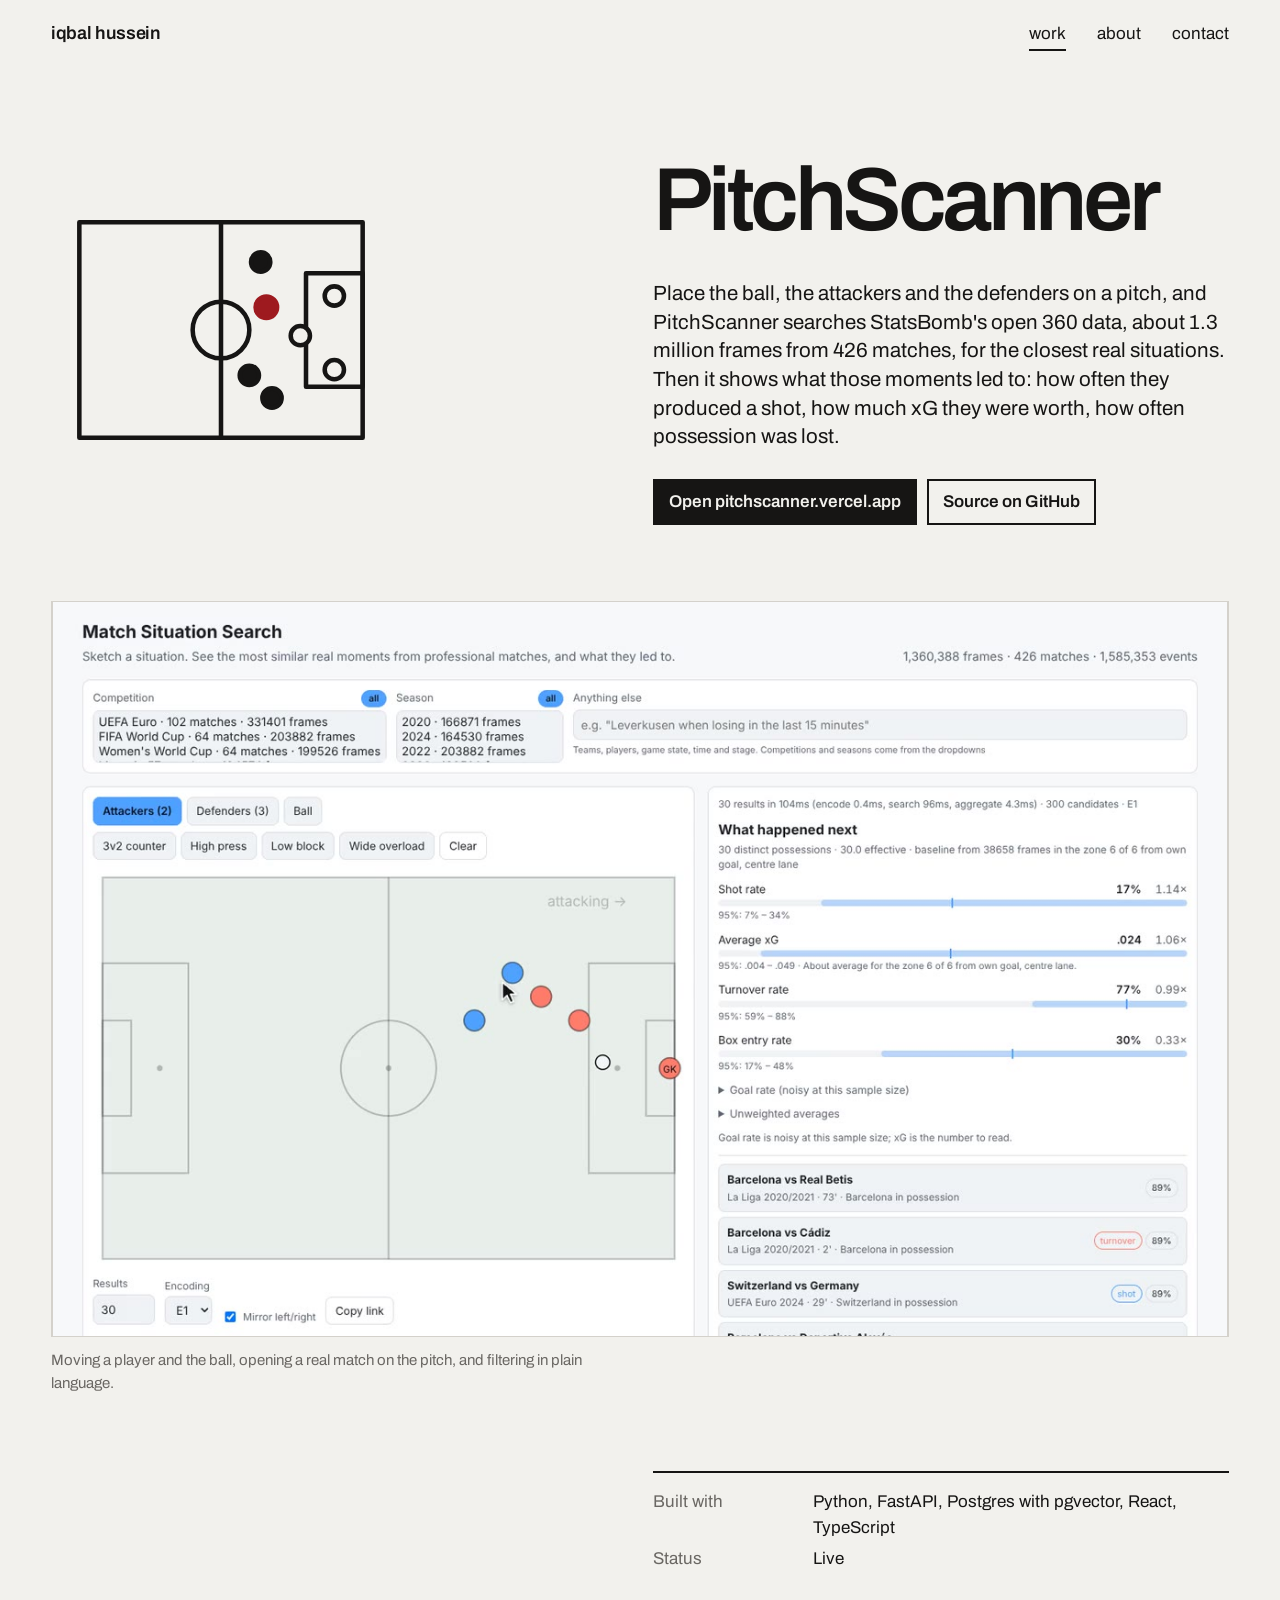
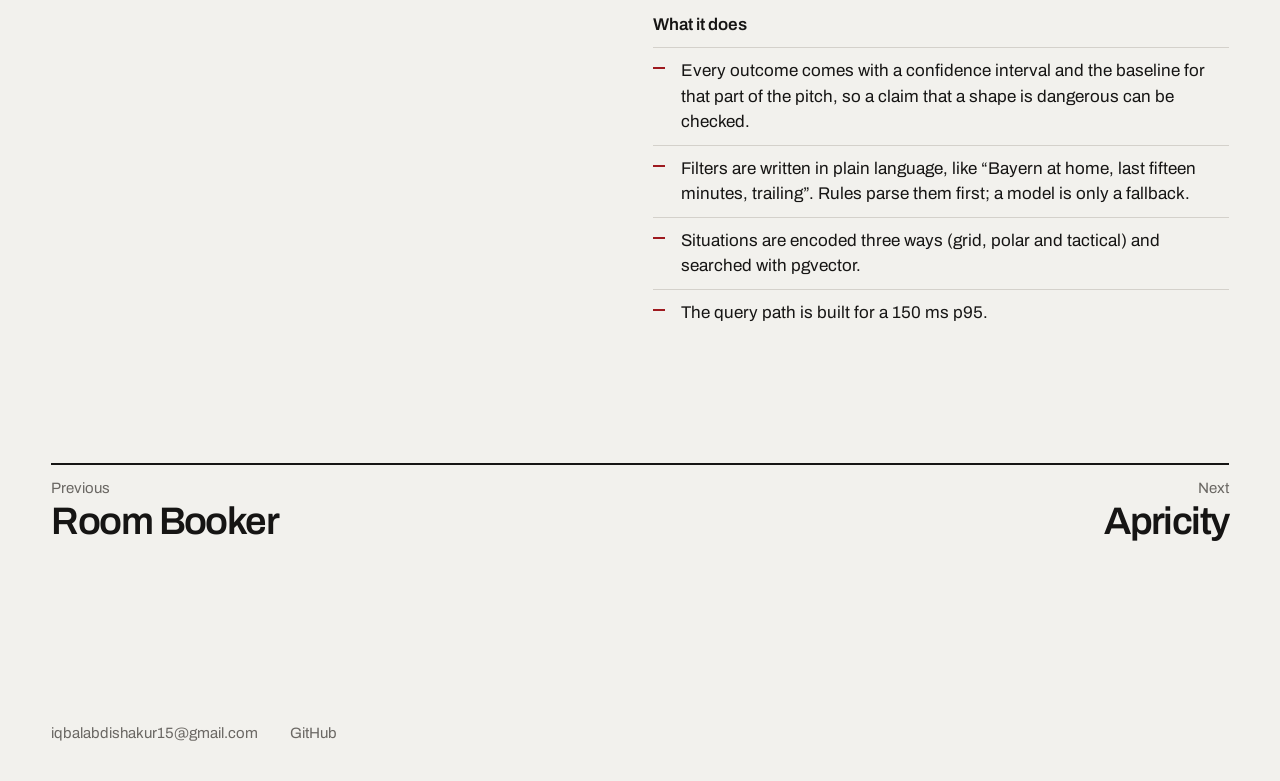
<file: work/pitchscanner.html>
<!doctype html>
<html lang="en">
<head>
<meta charset="utf-8">
<meta name="viewport" content="width=device-width, initial-scale=1">
<title>PitchScanner — Iqbal Hussein</title>
<meta name="description" content="Sketch a football situation and find the real match moments that look most like it.">
<link rel="icon" href="data:image/svg+xml,<svg xmlns='http://www.w3.org/2000/svg' viewBox='0 0 32 32'><rect width='32' height='32' fill='%239E1A1F'/><circle cx='16' cy='16' r='8' fill='none' stroke='white' stroke-width='3'/></svg>">
<link rel="preconnect" href="https://fonts.googleapis.com"><link rel="preconnect" href="https://fonts.gstatic.com" crossorigin><link href="https://fonts.googleapis.com/css2?family=Archivo:wght@400;600&display=swap" rel="stylesheet">
<link rel="stylesheet" href="../styles.css">
</head>
<body>
<header class="top">
  <a class="wordmark" href="../index.html">iqbal hussein</a>
  <nav aria-label="Main"><a href="../work.html" aria-current="page">work</a><a href="../about.html">about</a><a href="../contact.html">contact</a></nav>
</header>

<main class="project">
  <div class="project-figure"><svg class="mark mark-large" viewBox="0 0 120 120" role="img" aria-label="PitchScanner pictogram">
      <rect x="10" y="22" width="100" height="76"/>
      <line x1="60" y1="22" x2="60" y2="98"/>
      <circle cx="60" cy="60" r="10"/>
      <rect x="90" y="40" width="20" height="40"/>
      <circle class="dot" cx="74" cy="36" r="3.4"/>
      <circle class="dot" cx="70" cy="76" r="3.4"/>
      <circle class="dot" cx="78" cy="84" r="3.4"/>
      <circle class="hollow" cx="100" cy="48" r="3.4"/>
      <circle class="hollow" cx="88" cy="62" r="3.4"/>
      <circle class="hollow" cx="100" cy="74" r="3.4"/>
      <circle class="s fill" cx="76" cy="52" r="3.8"/></svg></div>
  <header class="project-head">
    <h1>PitchScanner</h1>
    <p class="lede">Place the ball, the attackers and the defenders on a pitch, and PitchScanner searches StatsBomb&#x27;s open 360 data, about 1.3 million frames from 426 matches, for the closest real situations. Then it shows what those moments led to: how often they produced a shot, how much xG they were worth, how often possession was lost.</p>
    <div class="actions"><a class="ext" href="https://pitchscanner.vercel.app">Open pitchscanner.vercel.app</a><a class="ext" href="https://github.com/IqbalHussein/pitchscanner">Source on GitHub</a></div>
  </header>
  <figure class="demo">
    <video src="../media/pitchscanner.mp4" poster="../media/pitchscanner.jpg" autoplay muted loop playsinline
      preload="metadata" aria-label="Demo of PitchScanner: Moving a player and the ball, opening a real match on the pitch, and filtering in plain language."></video>
    <figcaption>Moving a player and the ball, opening a real match on the pitch, and filtering in plain language.</figcaption>
  </figure>
  <section class="project-body">
    <dl class="facts">
      <dt>Built with</dt><dd>Python, FastAPI, Postgres with pgvector, React, TypeScript</dd>
      <dt>Status</dt><dd>Live</dd>
    </dl>
    <h2>What it does</h2>
    <ul class="points"><li>Every outcome comes with a confidence interval and the baseline for that part of the pitch, so a claim that a shape is dangerous can be checked.</li><li>Filters are written in plain language, like “Bayern at home, last fifteen minutes, trailing”. Rules parse them first; a model is only a fallback.</li><li>Situations are encoded three ways (grid, polar and tactical) and searched with pgvector.</li><li>The query path is built for a 150 ms p95.</li></ul>
  </section>
  <nav class="pager" aria-label="More projects">
    <a href="room-booker.html"><span>Previous</span>Room Booker</a>
    <a href="apricity.html"><span>Next</span>Apricity</a>
  </nav>
</main>
<script>
  // Videos play on their own unless the visitor prefers reduced motion; a click pauses or resumes.
  document.querySelectorAll('.demo video').forEach(function (v) {
    if (matchMedia('(prefers-reduced-motion: reduce)').matches) { v.removeAttribute('autoplay'); v.pause(); v.controls = true; return; }
    v.addEventListener('click', function () { v.paused ? v.play() : v.pause(); });
  });
</script>
<footer class="foot">
  <a href="mailto:iqbalabdishakur15@gmail.com">iqbalabdishakur15@gmail.com</a>
  <a href="https://github.com/IqbalHussein">GitHub</a>
</footer>
</body>
</html>
</file>
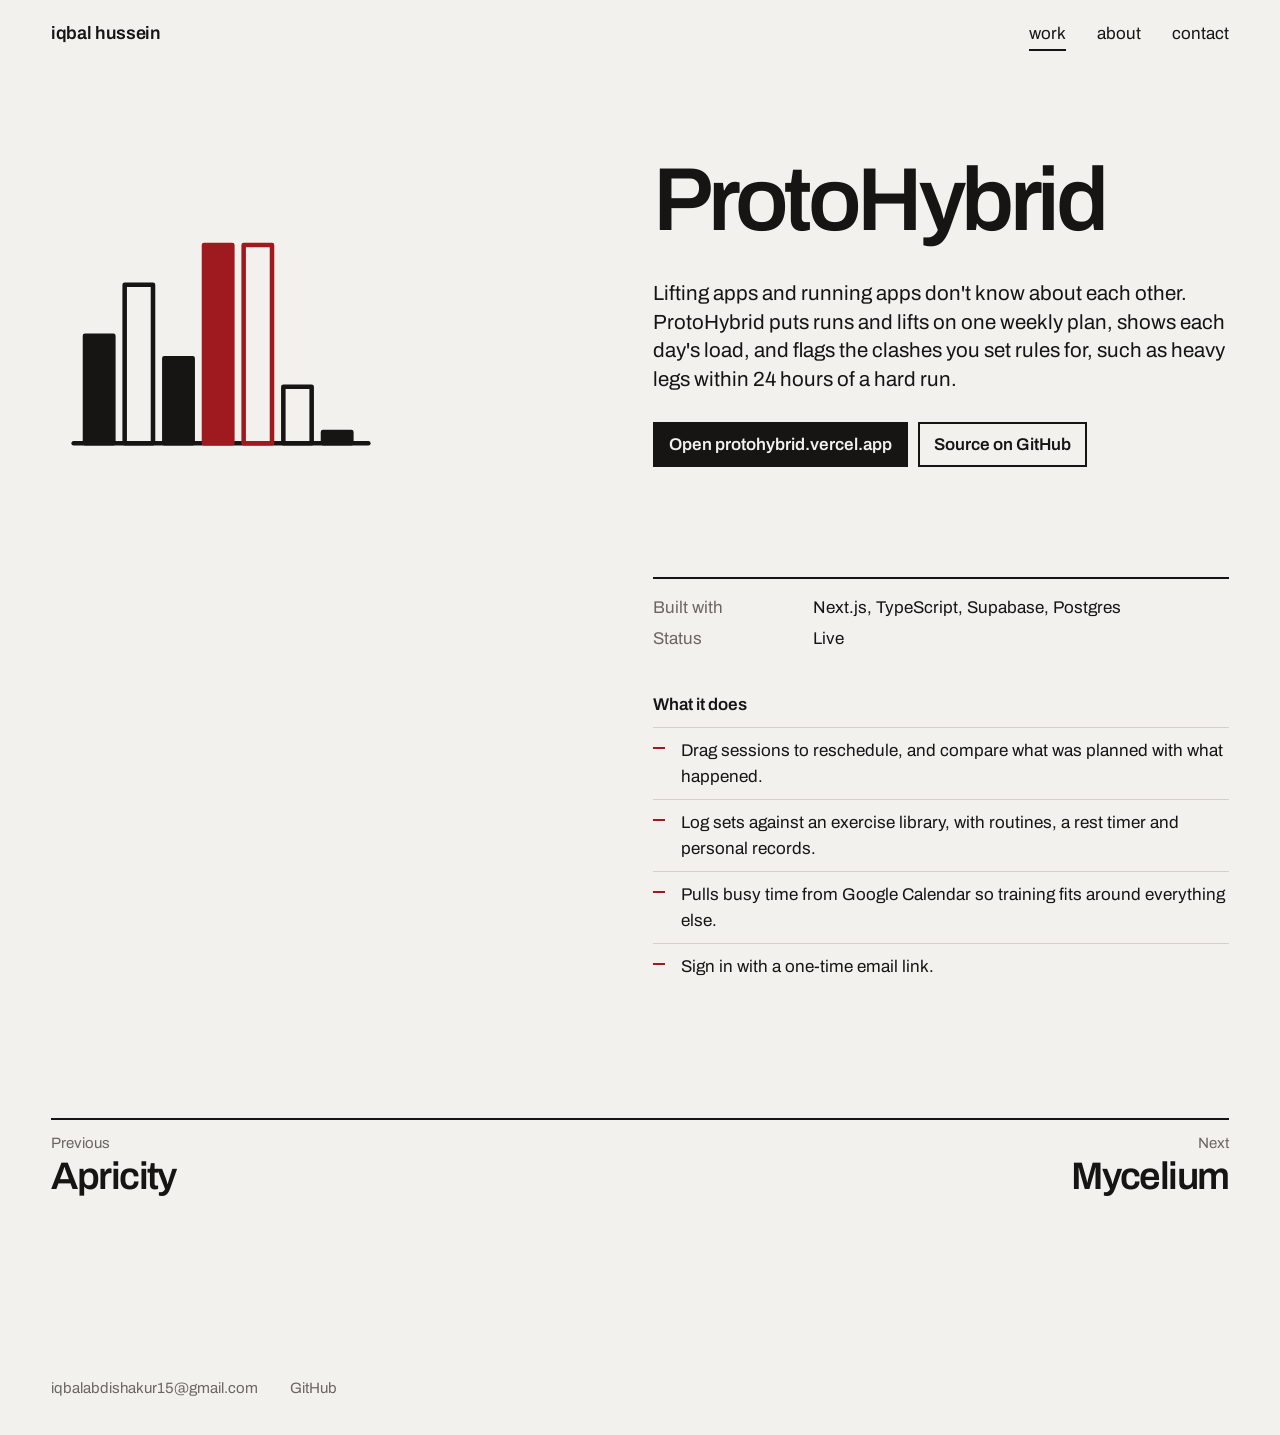
<file: work/protohybrid.html>
<!doctype html>
<html lang="en">
<head>
<meta charset="utf-8">
<meta name="viewport" content="width=device-width, initial-scale=1">
<title>ProtoHybrid — Iqbal Hussein</title>
<meta name="description" content="Plan lifting and running as one training week, with warnings when they clash.">
<link rel="icon" href="data:image/svg+xml,<svg xmlns='http://www.w3.org/2000/svg' viewBox='0 0 32 32'><rect width='32' height='32' fill='%239E1A1F'/><circle cx='16' cy='16' r='8' fill='none' stroke='white' stroke-width='3'/></svg>">
<link rel="preconnect" href="https://fonts.googleapis.com"><link rel="preconnect" href="https://fonts.gstatic.com" crossorigin><link href="https://fonts.googleapis.com/css2?family=Archivo:wght@400;600&display=swap" rel="stylesheet">
<link rel="stylesheet" href="../styles.css">
</head>
<body>
<header class="top">
  <a class="wordmark" href="../index.html">iqbal hussein</a>
  <nav aria-label="Main"><a href="../work.html" aria-current="page">work</a><a href="../about.html">about</a><a href="../contact.html">contact</a></nav>
</header>

<main class="project">
  <div class="project-figure"><svg class="mark mark-large" viewBox="0 0 120 120" role="img" aria-label="ProtoHybrid pictogram">
      <line x1="8" y1="100" x2="112" y2="100"/>
      <rect x="12" y="62" width="10" height="38" class="fill"/>
      <rect x="26" y="44" width="10" height="56"/>
      <rect x="40" y="70" width="10" height="30" class="fill"/>
      <rect x="54" y="30" width="10" height="70" class="s fill"/>
      <rect x="68" y="30" width="10" height="70" class="s"/>
      <rect x="82" y="80" width="10" height="20"/>
      <rect x="96" y="96" width="10" height="4" class="fill"/></svg></div>
  <header class="project-head">
    <h1>ProtoHybrid</h1>
    <p class="lede">Lifting apps and running apps don&#x27;t know about each other. ProtoHybrid puts runs and lifts on one weekly plan, shows each day&#x27;s load, and flags the clashes you set rules for, such as heavy legs within 24 hours of a hard run.</p>
    <div class="actions"><a class="ext" href="https://protohybrid.vercel.app">Open protohybrid.vercel.app</a><a class="ext" href="https://github.com/IqbalHussein/protohybrid">Source on GitHub</a></div>
  </header>
  <section class="project-body">
    <dl class="facts">
      <dt>Built with</dt><dd>Next.js, TypeScript, Supabase, Postgres</dd>
      <dt>Status</dt><dd>Live</dd>
    </dl>
    <h2>What it does</h2>
    <ul class="points"><li>Drag sessions to reschedule, and compare what was planned with what happened.</li><li>Log sets against an exercise library, with routines, a rest timer and personal records.</li><li>Pulls busy time from Google Calendar so training fits around everything else.</li><li>Sign in with a one-time email link.</li></ul>
  </section>
  <nav class="pager" aria-label="More projects">
    <a href="apricity.html"><span>Previous</span>Apricity</a>
    <a href="mycelium.html"><span>Next</span>Mycelium</a>
  </nav>
</main>
<script>
  // Videos play on their own unless the visitor prefers reduced motion; a click pauses or resumes.
  document.querySelectorAll('.demo video').forEach(function (v) {
    if (matchMedia('(prefers-reduced-motion: reduce)').matches) { v.removeAttribute('autoplay'); v.pause(); v.controls = true; return; }
    v.addEventListener('click', function () { v.paused ? v.play() : v.pause(); });
  });
</script>
<footer class="foot">
  <a href="mailto:iqbalabdishakur15@gmail.com">iqbalabdishakur15@gmail.com</a>
  <a href="https://github.com/IqbalHussein">GitHub</a>
</footer>
</body>
</html>
</file>
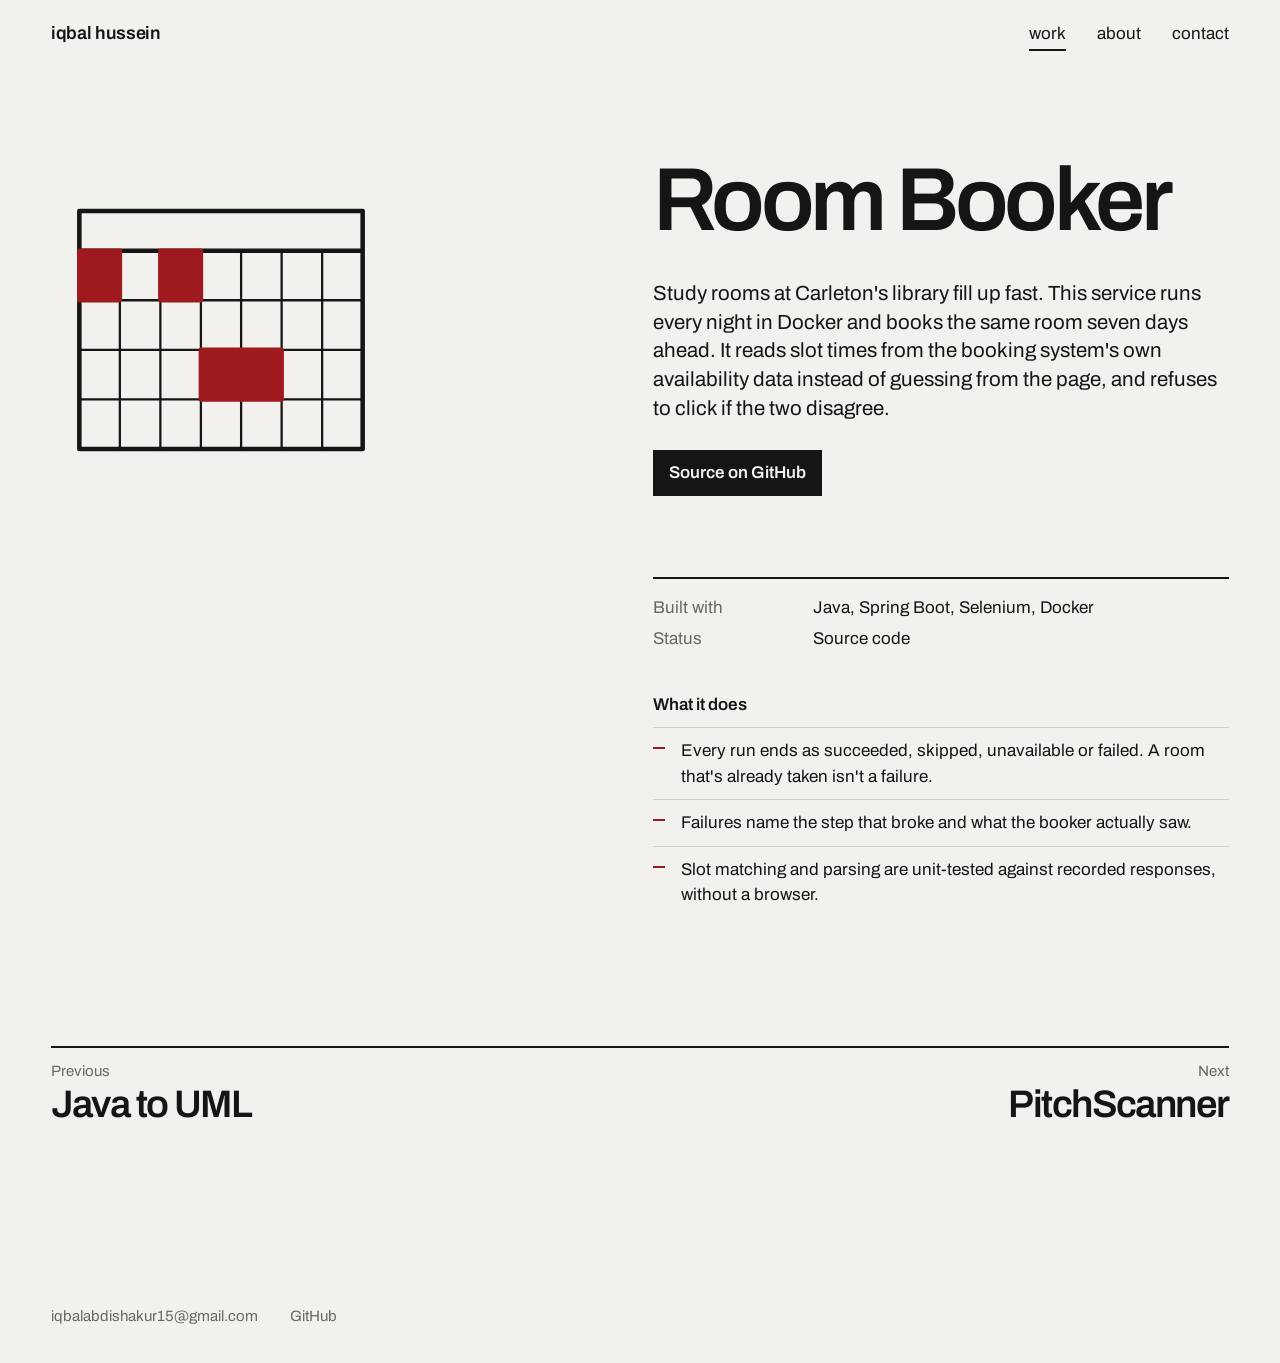
<file: work/room-booker.html>
<!doctype html>
<html lang="en">
<head>
<meta charset="utf-8">
<meta name="viewport" content="width=device-width, initial-scale=1">
<title>Room Booker — Iqbal Hussein</title>
<meta name="description" content="Books a Carleton library study room every night, on a fixed weekly schedule.">
<link rel="icon" href="data:image/svg+xml,<svg xmlns='http://www.w3.org/2000/svg' viewBox='0 0 32 32'><rect width='32' height='32' fill='%239E1A1F'/><circle cx='16' cy='16' r='8' fill='none' stroke='white' stroke-width='3'/></svg>">
<link rel="preconnect" href="https://fonts.googleapis.com"><link rel="preconnect" href="https://fonts.gstatic.com" crossorigin><link href="https://fonts.googleapis.com/css2?family=Archivo:wght@400;600&display=swap" rel="stylesheet">
<link rel="stylesheet" href="../styles.css">
</head>
<body>
<header class="top">
  <a class="wordmark" href="../index.html">iqbal hussein</a>
  <nav aria-label="Main"><a href="../work.html" aria-current="page">work</a><a href="../about.html">about</a><a href="../contact.html">contact</a></nav>
</header>

<main class="project">
  <div class="project-figure"><svg class="mark mark-large" viewBox="0 0 120 120" role="img" aria-label="Room Booker pictogram">
      <rect x="10" y="18" width="100" height="84"/>
      <line x1="10" y1="32" x2="110" y2="32"/>
      <g class="thin">
        <line x1="24.3" y1="32" x2="24.3" y2="102"/><line x1="38.6" y1="32" x2="38.6" y2="102"/>
        <line x1="52.9" y1="32" x2="52.9" y2="102"/><line x1="67.1" y1="32" x2="67.1" y2="102"/>
        <line x1="81.4" y1="32" x2="81.4" y2="102"/><line x1="95.7" y1="32" x2="95.7" y2="102"/>
        <line x1="10" y1="49.5" x2="110" y2="49.5"/><line x1="10" y1="67" x2="110" y2="67"/>
        <line x1="10" y1="84.5" x2="110" y2="84.5"/>
      </g>
      <rect class="s fill" x="10" y="32" width="14.3" height="17.5"/>
      <rect class="s fill" x="38.6" y="32" width="14.3" height="17.5"/>
      <rect class="s fill" x="52.9" y="67" width="14.3" height="17.5"/>
      <rect class="s fill" x="67.1" y="67" width="14.3" height="17.5"/></svg></div>
  <header class="project-head">
    <h1>Room Booker</h1>
    <p class="lede">Study rooms at Carleton&#x27;s library fill up fast. This service runs every night in Docker and books the same room seven days ahead. It reads slot times from the booking system&#x27;s own availability data instead of guessing from the page, and refuses to click if the two disagree.</p>
    <div class="actions"><a class="ext" href="https://github.com/IqbalHussein/room-booking-system">Source on GitHub</a></div>
  </header>
  <section class="project-body">
    <dl class="facts">
      <dt>Built with</dt><dd>Java, Spring Boot, Selenium, Docker</dd>
      <dt>Status</dt><dd>Source code</dd>
    </dl>
    <h2>What it does</h2>
    <ul class="points"><li>Every run ends as succeeded, skipped, unavailable or failed. A room that&#x27;s already taken isn&#x27;t a failure.</li><li>Failures name the step that broke and what the booker actually saw.</li><li>Slot matching and parsing are unit-tested against recorded responses, without a browser.</li></ul>
  </section>
  <nav class="pager" aria-label="More projects">
    <a href="java-to-uml.html"><span>Previous</span>Java to UML</a>
    <a href="pitchscanner.html"><span>Next</span>PitchScanner</a>
  </nav>
</main>
<script>
  // Videos play on their own unless the visitor prefers reduced motion; a click pauses or resumes.
  document.querySelectorAll('.demo video').forEach(function (v) {
    if (matchMedia('(prefers-reduced-motion: reduce)').matches) { v.removeAttribute('autoplay'); v.pause(); v.controls = true; return; }
    v.addEventListener('click', function () { v.paused ? v.play() : v.pause(); });
  });
</script>
<footer class="foot">
  <a href="mailto:iqbalabdishakur15@gmail.com">iqbalabdishakur15@gmail.com</a>
  <a href="https://github.com/IqbalHussein">GitHub</a>
</footer>
</body>
</html>
</file>
<file: styles.css>
:root {
  --paper: #F2F1ED;
  --ink: #161514;
  --grey: #6A6763;
  --rule: #161514;
  --faint: #D4D1CB;
  --signal: #9E1A1F;
  --edge: clamp(16px, 4vw, 56px);
  --gap: clamp(12px, 2vw, 28px);
}
@media (prefers-color-scheme: dark) {
  :root {
    --paper: #121110; --ink: #EDEBE6; --grey: #9A968F; --rule: #EDEBE6;
    --faint: #34312E; --signal: #D9453F;
  }
}

* { box-sizing: border-box; margin: 0; padding: 0; }
body {
  background: var(--paper); color: var(--ink);
  font-family: "Archivo", "Helvetica Neue", Helvetica, Arial, sans-serif;
  font-size: 17px; line-height: 1.5;
  -webkit-font-smoothing: antialiased;
}
a { color: inherit; text-decoration: none; }
a:focus-visible { outline: 2px solid var(--signal); outline-offset: 3px; }
ul, ol { list-style: none; }

/* ---------- Header and footer ---------- */
.top {
  display: flex; justify-content: space-between; align-items: baseline; gap: 16px;
  padding: 20px var(--edge);
}
.wordmark { font-weight: 600; font-size: 18px; letter-spacing: -0.02em; }
.top nav { display: flex; gap: clamp(14px, 2.4vw, 32px); }
.top nav a { padding-bottom: 2px; border-bottom: 2px solid transparent; }
.top nav a:hover { border-color: var(--faint); }
.top nav a[aria-current="page"] { border-color: var(--ink); }

.foot {
  display: flex; flex-wrap: wrap; gap: 8px 32px;
  padding: 28px var(--edge) 36px; margin-top: clamp(80px, 12vw, 160px);
  color: var(--grey); font-size: 15px;
}
.foot a:hover { color: var(--ink); }

/* ---------- Pictograms ---------- */
.mark { display: block; width: 100%; height: auto; overflow: visible; }
.mark * { fill: none; stroke: var(--ink); stroke-width: 2.5; stroke-linejoin: round; stroke-linecap: round; }
.mark .fill, .mark .dot { fill: var(--ink); }
.mark .hollow, .mark .tri { fill: var(--paper); }
.mark .s { stroke: var(--signal); }
.mark .s.fill, .mark .s .fill, .mark g.s.fill * { fill: var(--signal); stroke: var(--signal); }
.mark .dash { stroke-dasharray: 3 5; stroke-width: 1.5; }
.mark .thin, .mark .thin * { stroke-width: 1; }
.mark-large * { stroke-width: 1.6; }
.mark-large g.s.fill * { stroke-width: 0; }
.mark-large .thin, .mark-large .thin * { stroke-width: .8; }

/* ---------- Home ---------- */
.is-home { min-height: 100svh; display: flex; flex-direction: column; }
.home {
  flex: 1; display: flex; flex-direction: column; justify-content: flex-end; overflow: clip;
  padding: 48px var(--edge) var(--edge);
}
.home-name {
  font-weight: 600;
  font-size: clamp(48px, min(23vw, calc((100svh - 250px) / 1.95)), 440px); line-height: .9; letter-spacing: -0.055em;
  margin-left: -0.06em;
}
.home-actions { display: flex; flex-wrap: wrap; gap: 10px; margin-top: clamp(28px, 4vw, 56px); }
.btn {
  border: 2px solid var(--ink); padding: 12px 22px; font-weight: 600; font-size: 17px;
}
.btn-solid { background: var(--ink); color: var(--paper); }
.btn:hover { background: var(--signal); border-color: var(--signal); color: #fff; }

/* ---------- Work index ---------- */
.work-page h1 {
  font-weight: 600;
  font-size: clamp(56px, 7vw, 128px); line-height: .9; letter-spacing: -0.05em;
  padding: clamp(40px, 7vw, 100px) var(--edge) clamp(40px, 5vw, 72px);
}
.index { padding: 0 var(--edge); }
.row {
  display: grid; grid-template-columns: repeat(12, 1fr); column-gap: var(--gap);
  border-top: 2px solid var(--rule); padding: clamp(18px, 2.4vw, 30px) 0;
}
.row:last-child { border-bottom: 2px solid var(--rule); }
.row-main {
  grid-column: 1 / 10;
  display: grid; grid-template-columns: clamp(56px, 7vw, 104px) minmax(0, 1fr) minmax(0, 1fr);
  column-gap: var(--gap); align-items: start;
}
.row-title {
  font-weight: 600;
  font-size: clamp(34px, 4.4vw, 72px); line-height: .95; letter-spacing: -0.05em;
  text-transform: none;
}
.row-short { padding-top: .35em; max-width: 34ch; }
.row-links {
  grid-column: 10 / 13; display: flex; flex-direction: column; align-items: flex-end; gap: 4px;
  padding-top: .35em; font-size: 15px; text-align: right;
}
.ext { color: var(--grey); text-decoration: underline; text-decoration-color: var(--faint); text-underline-offset: 4px; }
.ext:hover { color: var(--signal); text-decoration-color: var(--signal); }

.row-main:hover .row-title { color: var(--signal); }
.row-main:hover .mark * { stroke: var(--signal); }
.row-main:hover .mark .fill, .row-main:hover .mark .dot { fill: var(--signal); }

/* The one orchestrated moment: pictograms draw themselves on first load. */
@media (prefers-reduced-motion: no-preference) {
  .index .mark * { stroke-dasharray: 400; stroke-dashoffset: 400; animation: draw 1.4s cubic-bezier(.5,0,.2,1) forwards; }
  .index .mark .dash { stroke-dasharray: 3 5; stroke-dashoffset: 0; animation: none; }
  .index .mark .fill, .index .mark .dot, .index .mark .s.fill, .index .mark g.s.fill * { fill-opacity: 0; animation: draw 1.4s cubic-bezier(.5,0,.2,1) forwards, fillin .4s 1.1s forwards; }
  .index .row:nth-child(2) .mark * { animation-delay: .08s, 1.18s; }
  .index .row:nth-child(3) .mark * { animation-delay: .16s, 1.26s; }
  .index .row:nth-child(4) .mark * { animation-delay: .24s, 1.34s; }
  .index .row:nth-child(5) .mark * { animation-delay: .32s, 1.42s; }
  .index .row:nth-child(6) .mark * { animation-delay: .40s, 1.50s; }
  .index .row:nth-child(7) .mark * { animation-delay: .48s, 1.58s; }
  @keyframes draw { to { stroke-dashoffset: 0; } }
  @keyframes fillin { to { fill-opacity: 1; } }
}

/* ---------- Project page ---------- */
.project {
  display: grid; grid-template-columns: repeat(12, 1fr); column-gap: var(--gap);
  padding: clamp(40px, 7vw, 100px) var(--edge) 0;
}
.project-figure { grid-column: 1 / 6; grid-row: 1; align-self: start; }
.project-figure .mark { max-width: 340px; }
.project-head { grid-column: 7 / 13; grid-row: 1; max-width: 62ch; }
.project-body { grid-column: 7 / 13; max-width: 62ch; margin-top: clamp(48px, 6vw, 88px); }
.project-body .facts { margin-top: 0; }

.demo { grid-column: 1 / 13; margin-top: clamp(48px, 6vw, 88px); }
.demo video {
  display: block; width: 100%; height: auto; aspect-ratio: 16 / 10;
  background: var(--faint); border: 1px solid var(--faint); cursor: pointer;
}
.demo figcaption { margin-top: 12px; color: var(--grey); font-size: 15px; max-width: 62ch; }
.project h1, .prose-page h1 {
  font-weight: 600;
  font-size: clamp(56px, 7vw, 128px); line-height: .9; letter-spacing: -0.05em;
}
.lede { font-size: clamp(19px, 1.6vw, 23px); line-height: 1.4; margin-top: clamp(24px, 3vw, 40px); }
.actions { display: flex; flex-wrap: wrap; gap: 10px; margin-top: 28px; }
.actions .ext {
  color: var(--ink); text-decoration: none;
  border: 2px solid var(--ink); padding: 8px 14px; font-weight: 600;
}
.actions .ext:first-child { background: var(--ink); color: var(--paper); }
.actions .ext:hover { background: var(--signal); border-color: var(--signal); color: #fff; }

.facts {
  display: grid; grid-template-columns: 8.5em 1fr; gap: 6px 16px;
  margin-top: 40px; padding-top: 16px; border-top: 2px solid var(--rule);
}
.facts dt { color: var(--grey); }
.facts a { text-decoration: underline; text-decoration-color: var(--faint); text-underline-offset: 4px; }
.facts a:hover { color: var(--signal); text-decoration-color: var(--signal); }

.project h2 { font-size: 17px; font-weight: 600; margin-top: 40px; }
.points { margin-top: 10px; }
.points li { padding: 10px 0 10px 28px; border-top: 1px solid var(--faint); position: relative; }
.points li::before {
  content: ""; position: absolute; left: 0; top: 19px; width: 12px; height: 2px; background: var(--signal);
}

.pager {
  grid-column: 1 / 13; display: grid; grid-template-columns: 1fr 1fr; gap: var(--gap);
  margin-top: clamp(72px, 10vw, 140px); border-top: 2px solid var(--rule); padding-top: 16px;
}
.pager a { font-weight: 600; font-size: clamp(26px, 3vw, 44px); line-height: 1; letter-spacing: -0.04em; }
.pager a:last-child { text-align: right; }
.pager a span { display: block; font-size: 15px; font-weight: 400; letter-spacing: 0; color: var(--grey); margin-bottom: 6px; }
.pager a:hover { color: var(--signal); }

/* ---------- About and contact ---------- */
.prose-page {
  display: grid; grid-template-columns: repeat(12, 1fr); column-gap: var(--gap);
  padding: clamp(40px, 7vw, 100px) var(--edge) 0;
}
.prose-page h1 { grid-column: 1 / 13; }
.prose { grid-column: 5 / 12; max-width: 62ch; margin-top: clamp(32px, 5vw, 72px); }
.prose p + p { margin-top: 1em; }
.prose .lede { margin-top: 0; margin-bottom: 1.2em; }
.big-link a {
  font-weight: 600; letter-spacing: -0.035em;
  font-size: clamp(24px, 2.6vw, 40px); line-height: 1.15;
  border-bottom: 3px solid var(--signal);
}
.big-link a:hover { color: var(--signal); }

/* ---------- Narrow screens ---------- */
@media (max-width: 860px) {
  .row-main { grid-column: 1 / 13; grid-template-columns: 64px minmax(0, 1fr); row-gap: 10px; }
  .row-short { grid-column: 2 / 3; padding-top: 0; }
  .row-links { grid-column: 1 / 13; flex-direction: row; justify-content: flex-start; gap: 4px 20px;
    padding: 12px 0 0 calc(64px + var(--gap)); text-align: left; }
  .project-figure { grid-column: 1 / 13; }
  .project-figure .mark { max-width: 160px; margin-bottom: 32px; }
  .project-figure { grid-row: auto; }
  .project-head, .project-body { grid-column: 1 / 13; grid-row: auto; }
  .prose { grid-column: 1 / 13; }
}
@media (max-width: 480px) {
  .row-main { grid-template-columns: 48px minmax(0, 1fr); }
  .row-links { padding-left: calc(48px + var(--gap)); flex-wrap: wrap; }
  .facts { grid-template-columns: 1fr; gap: 0; }
  .facts dd { margin-bottom: 10px; }
}
</file>
